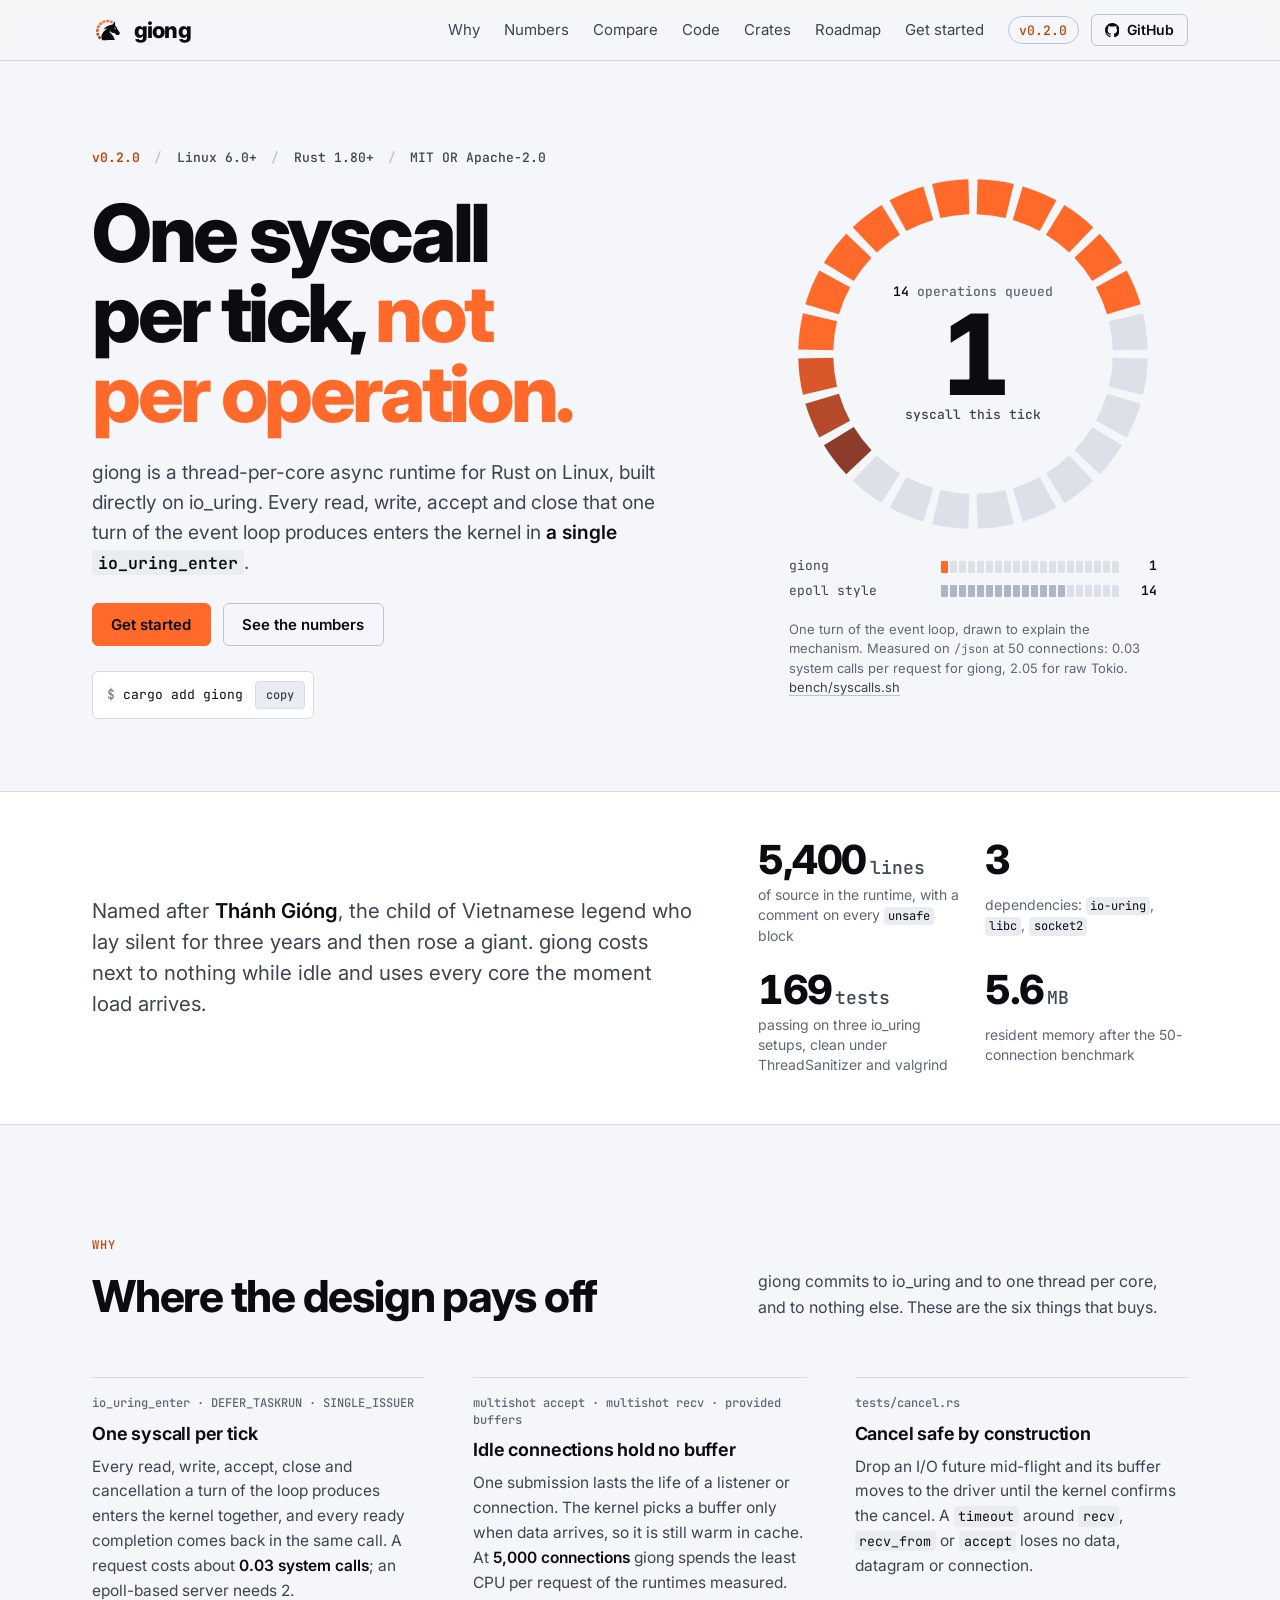
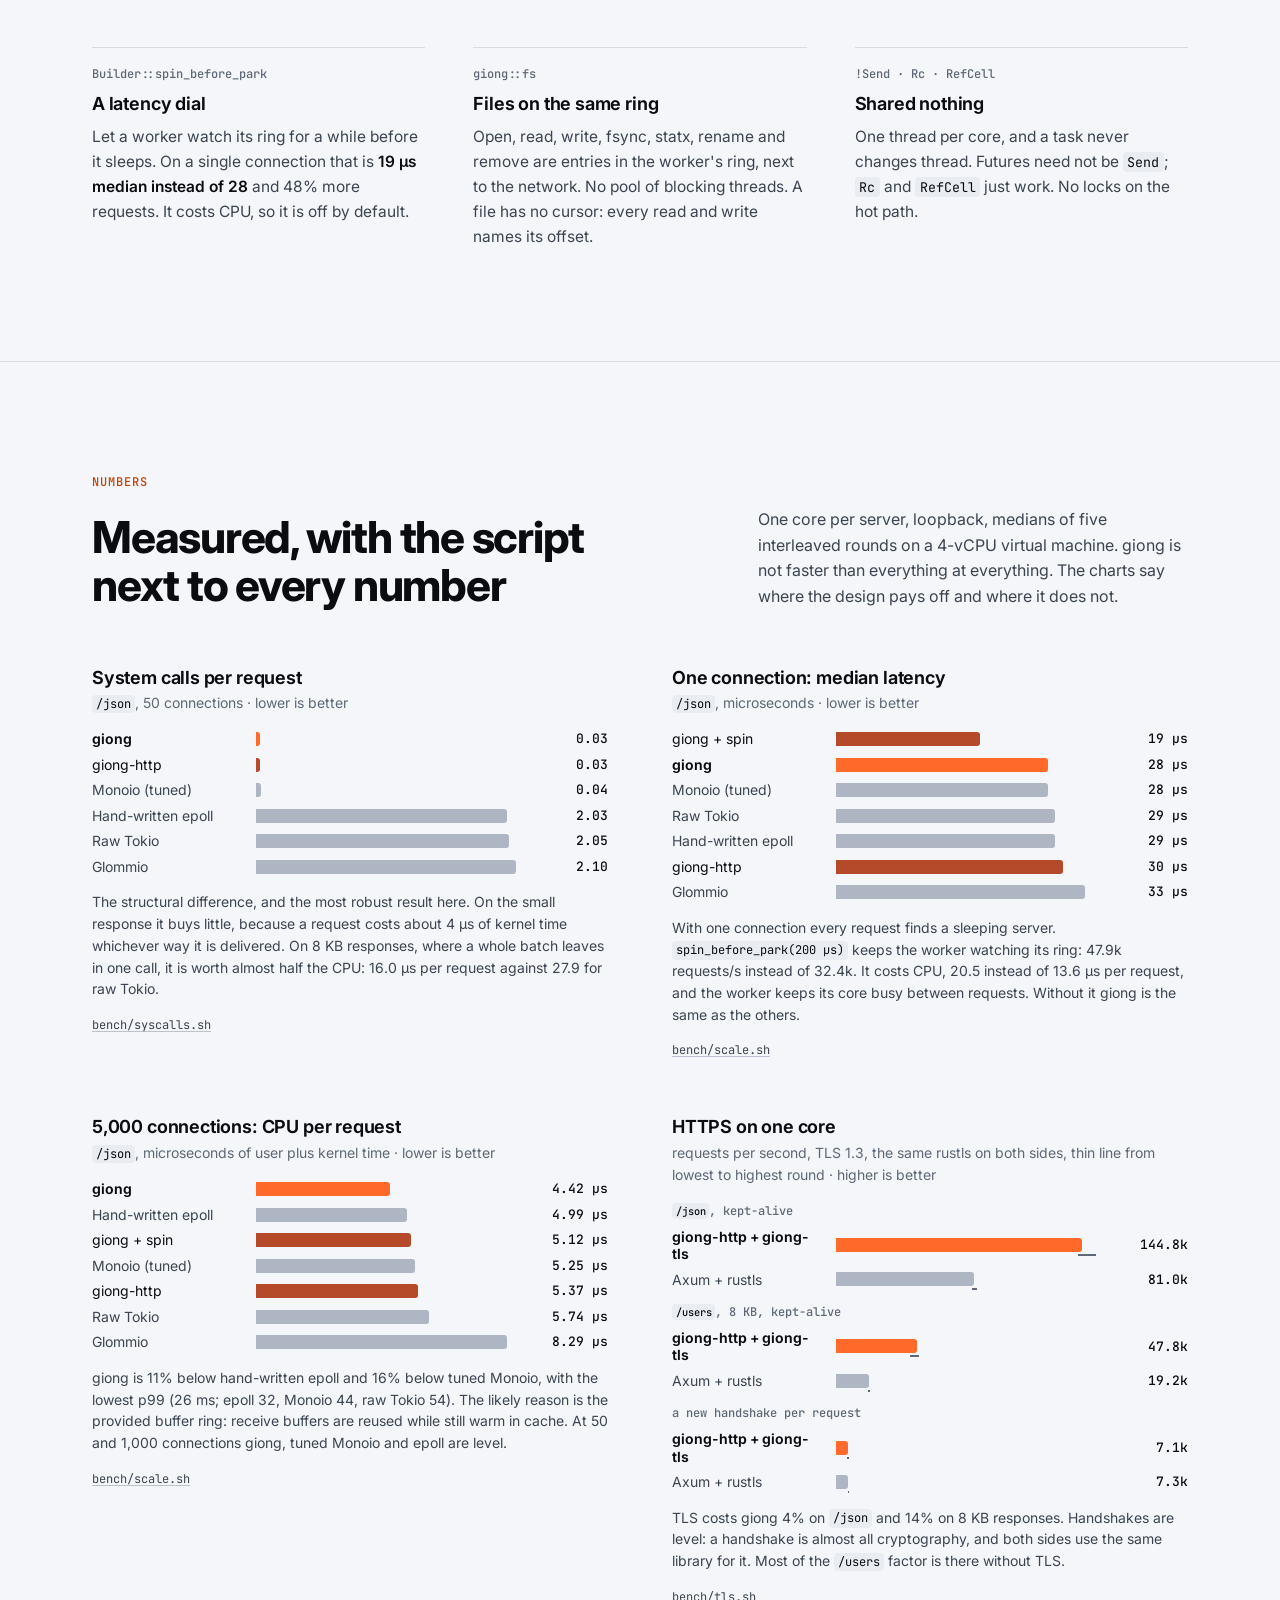
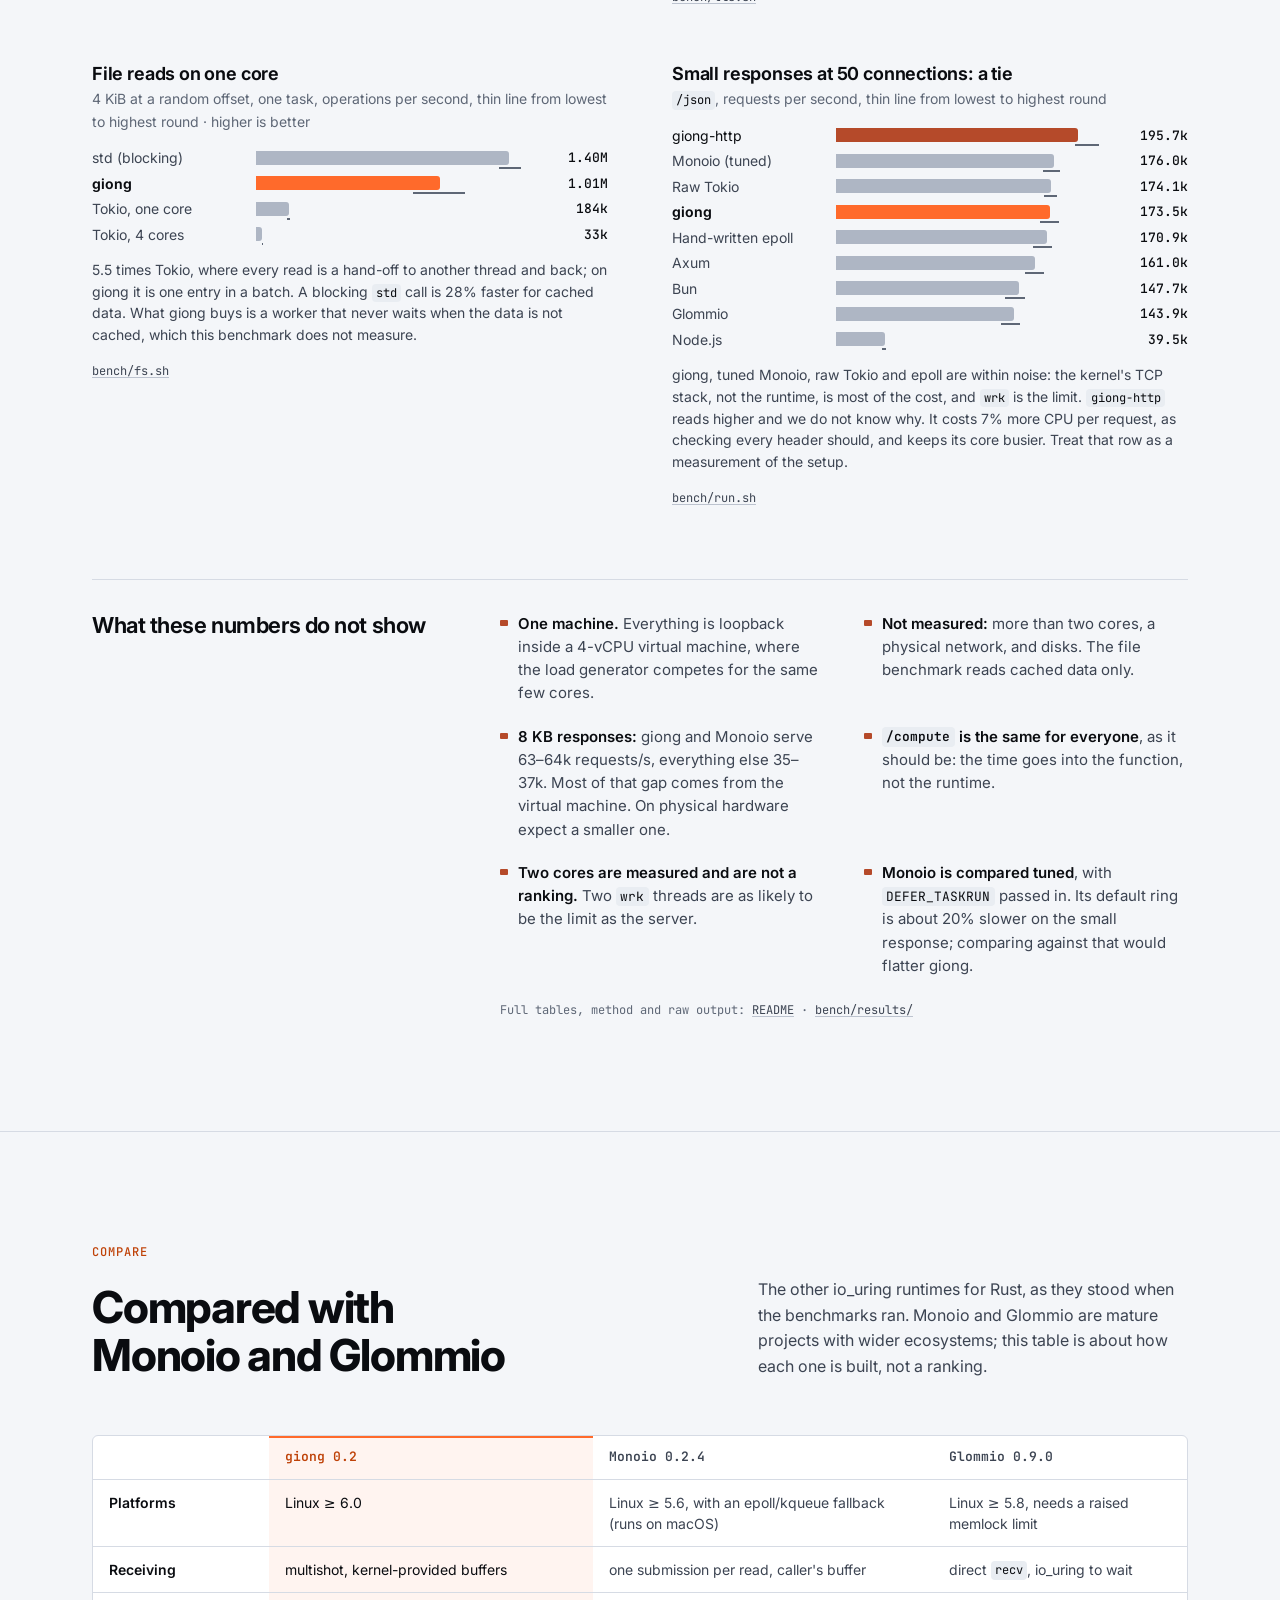
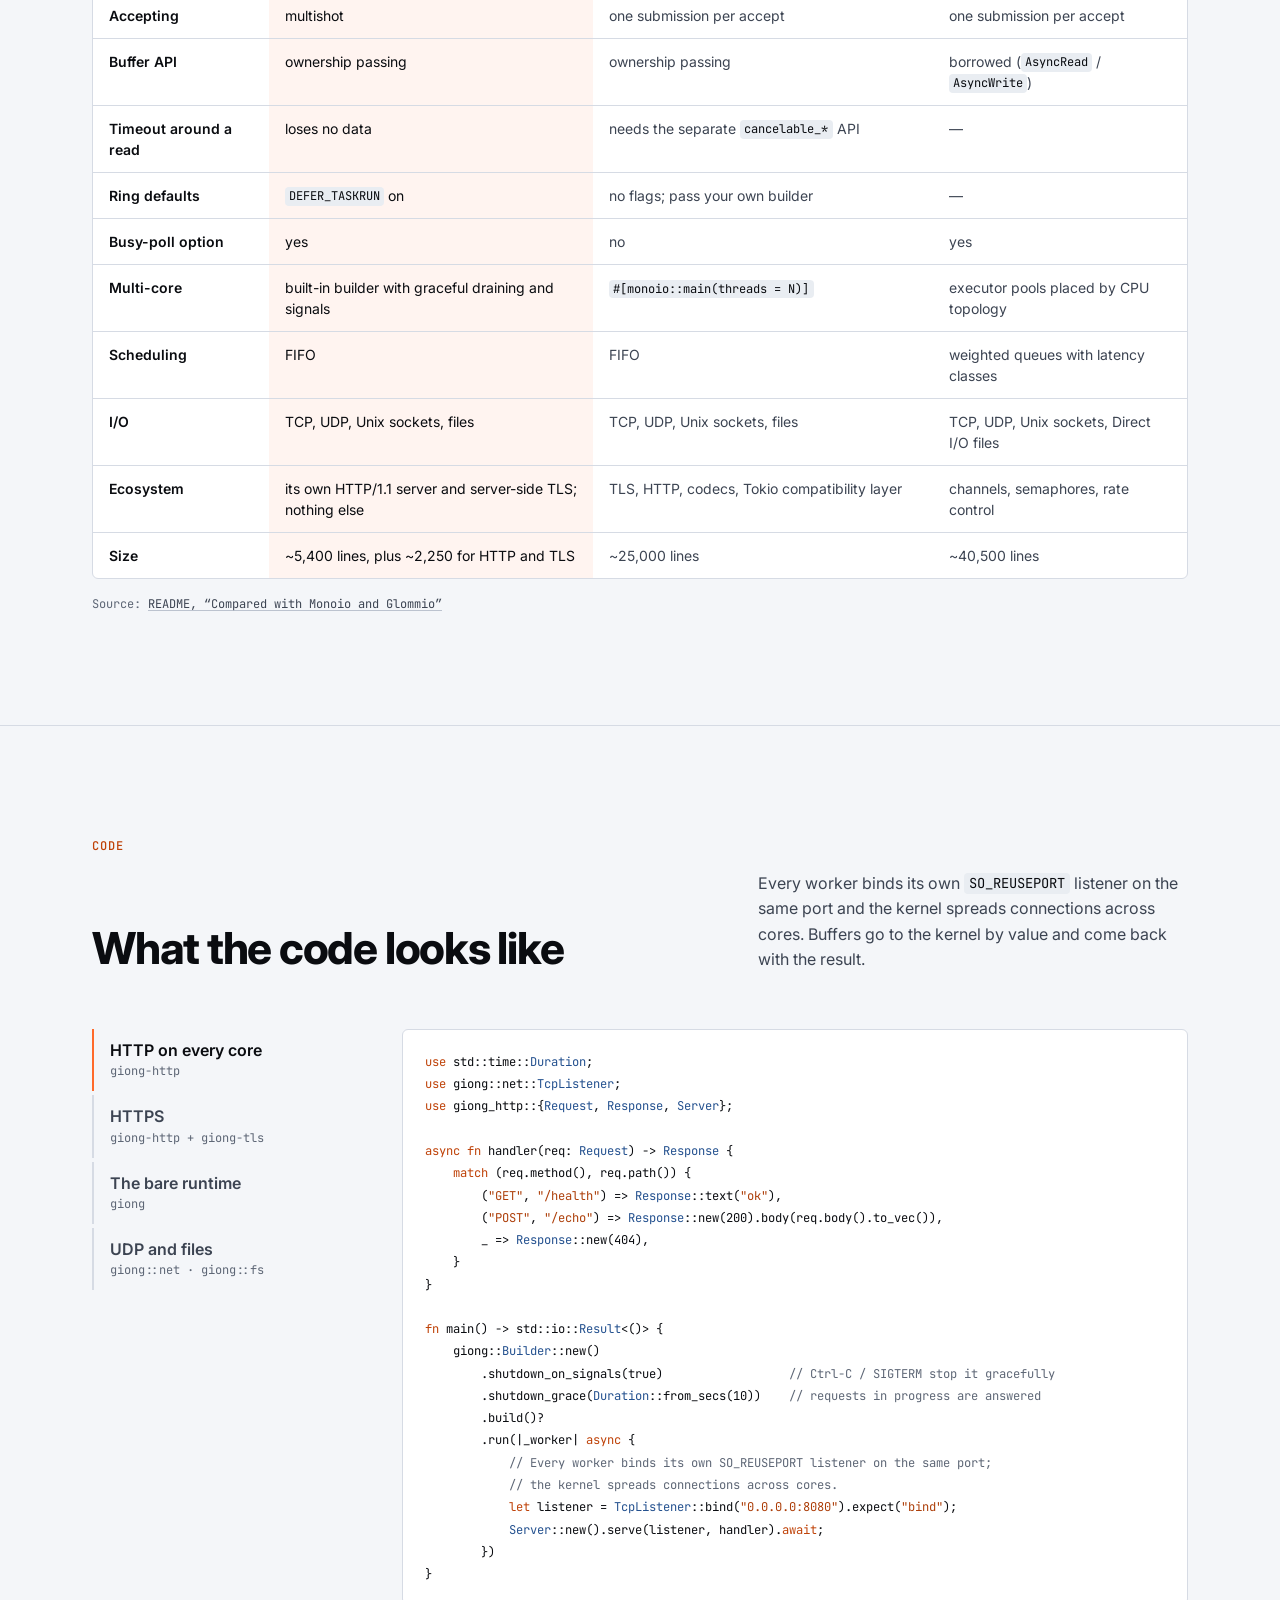
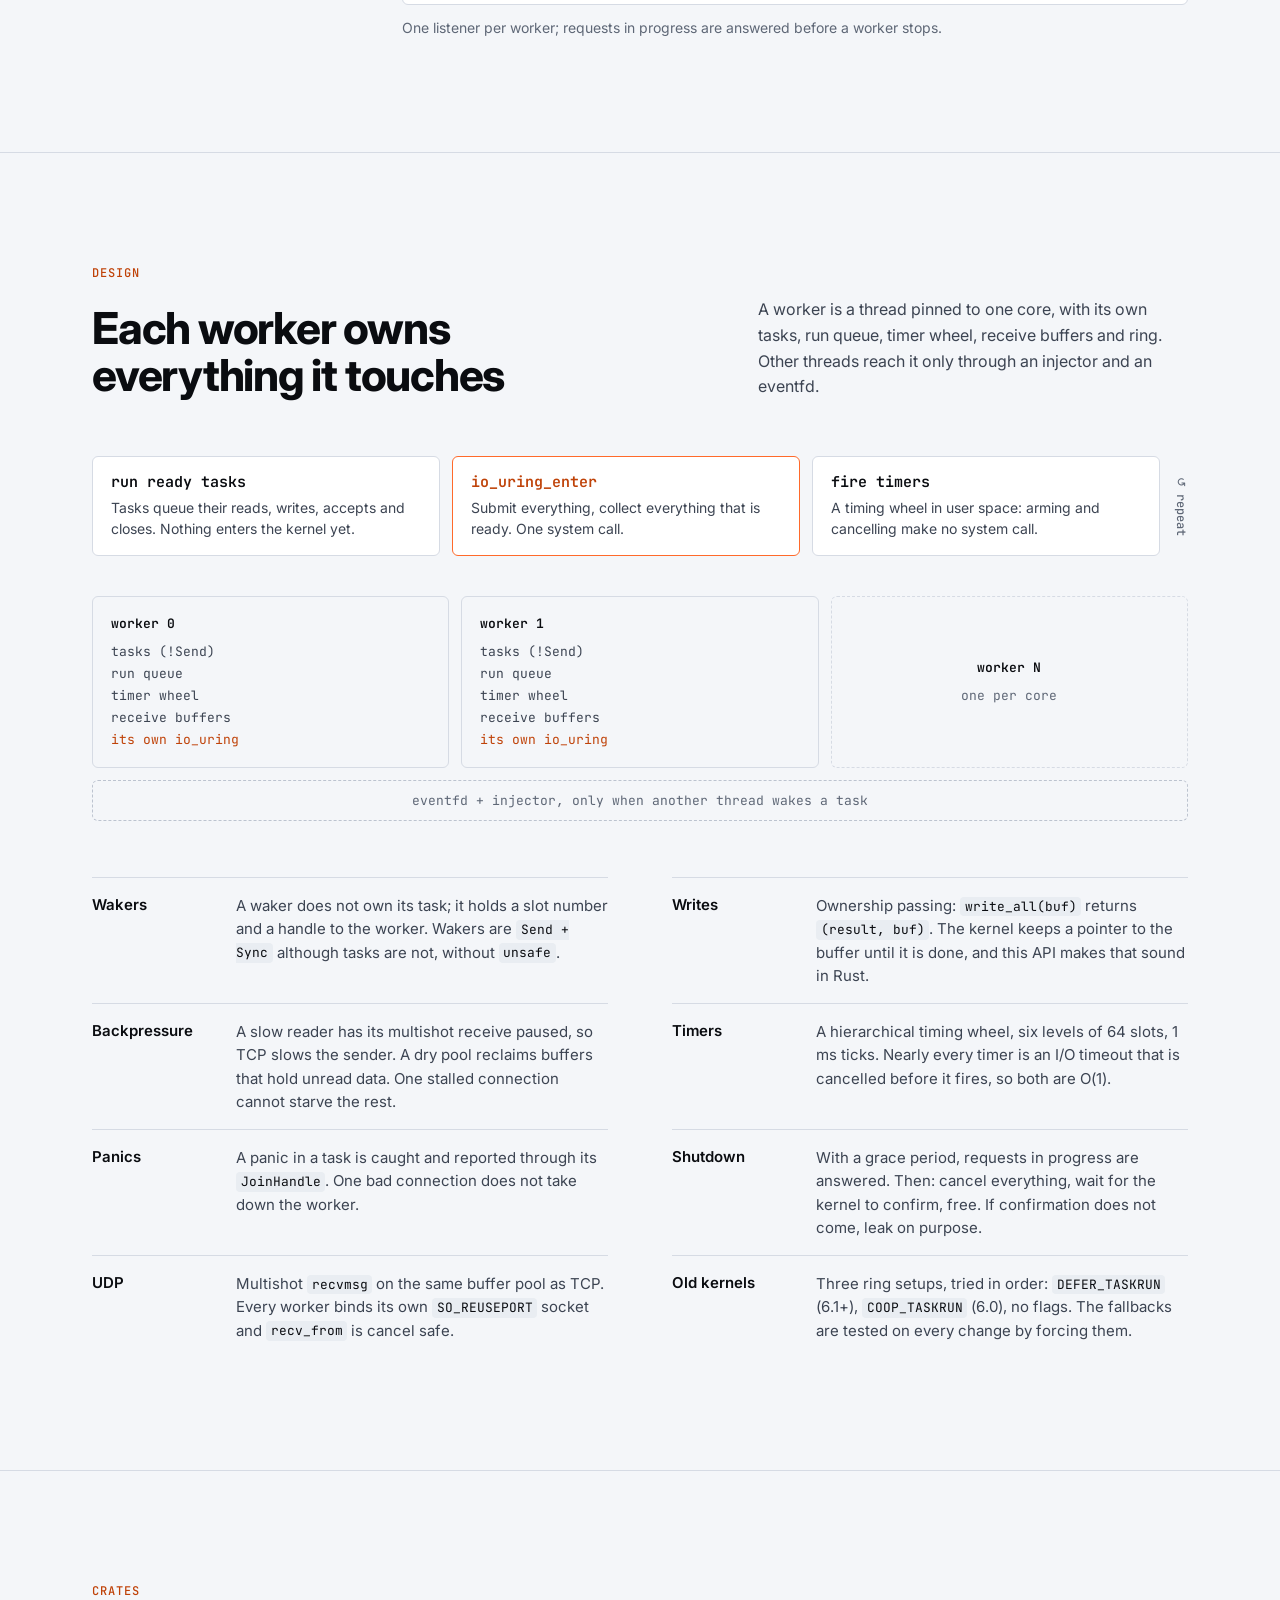
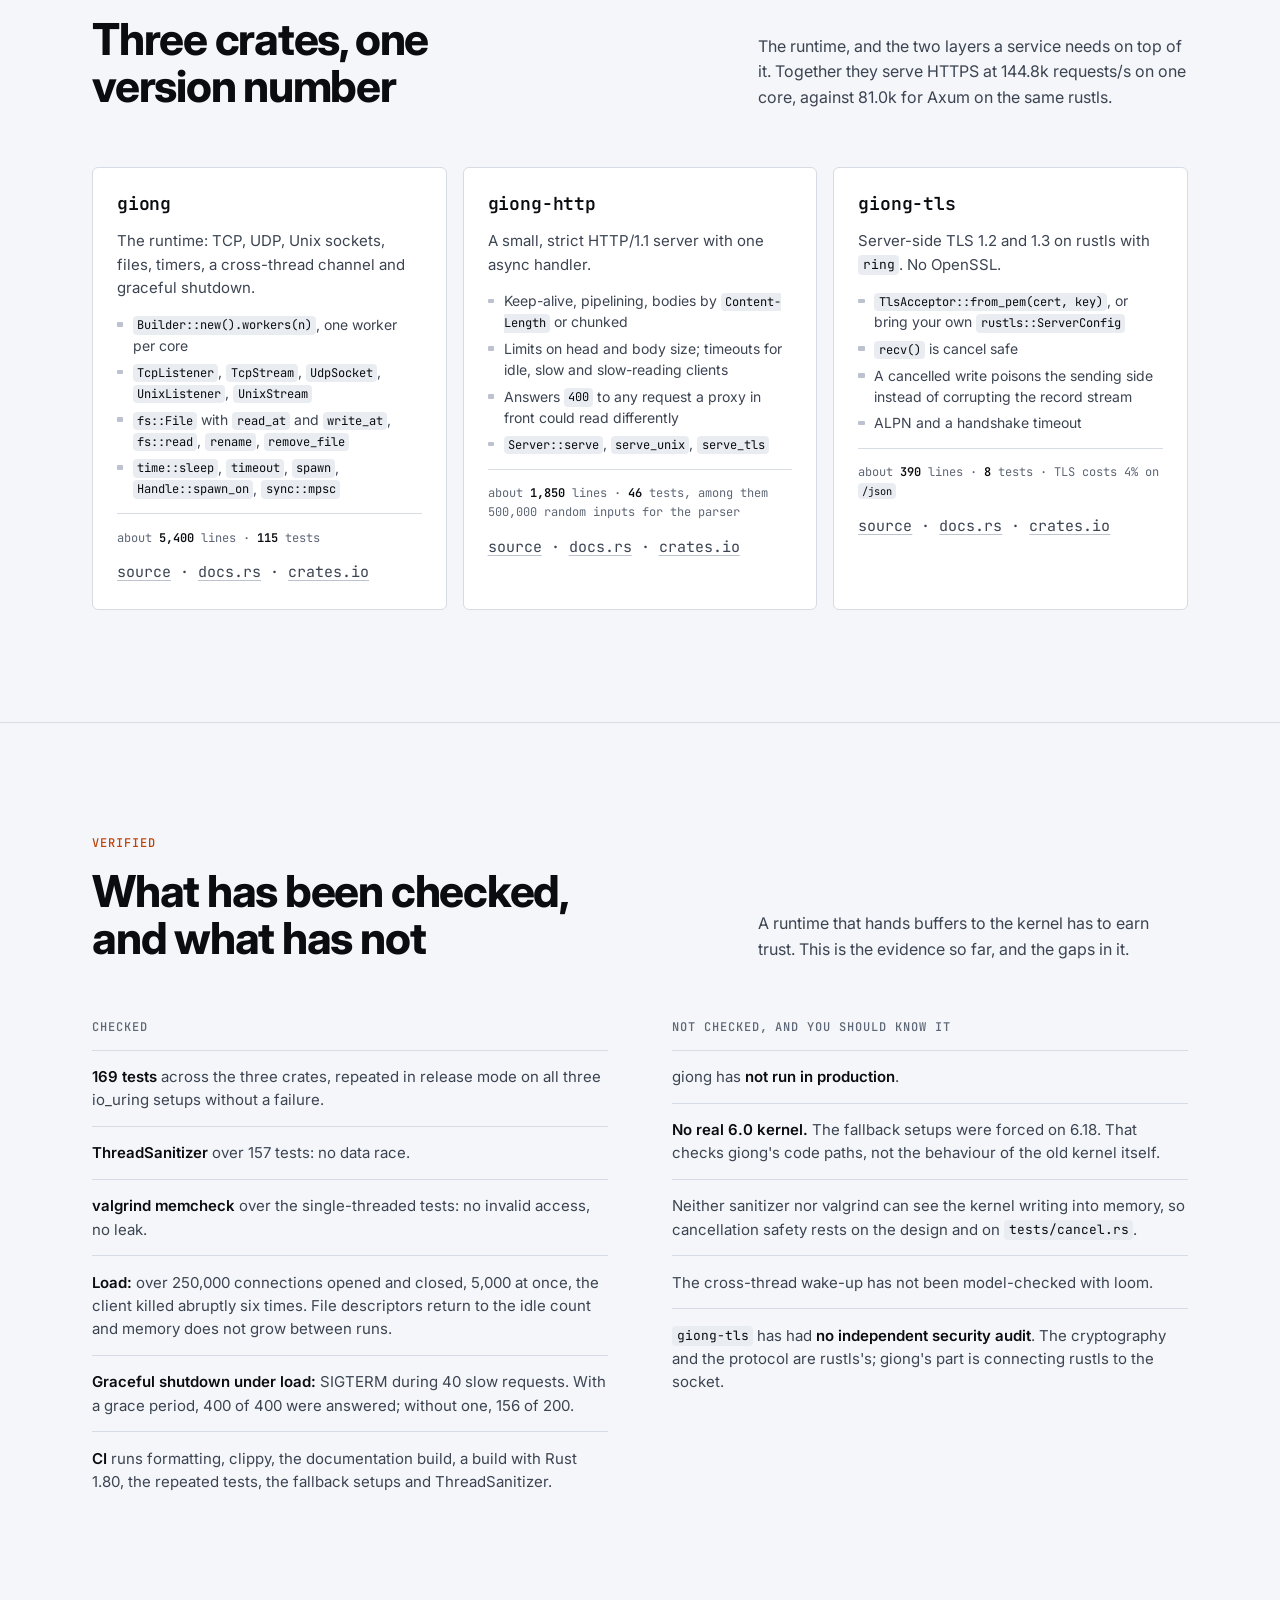
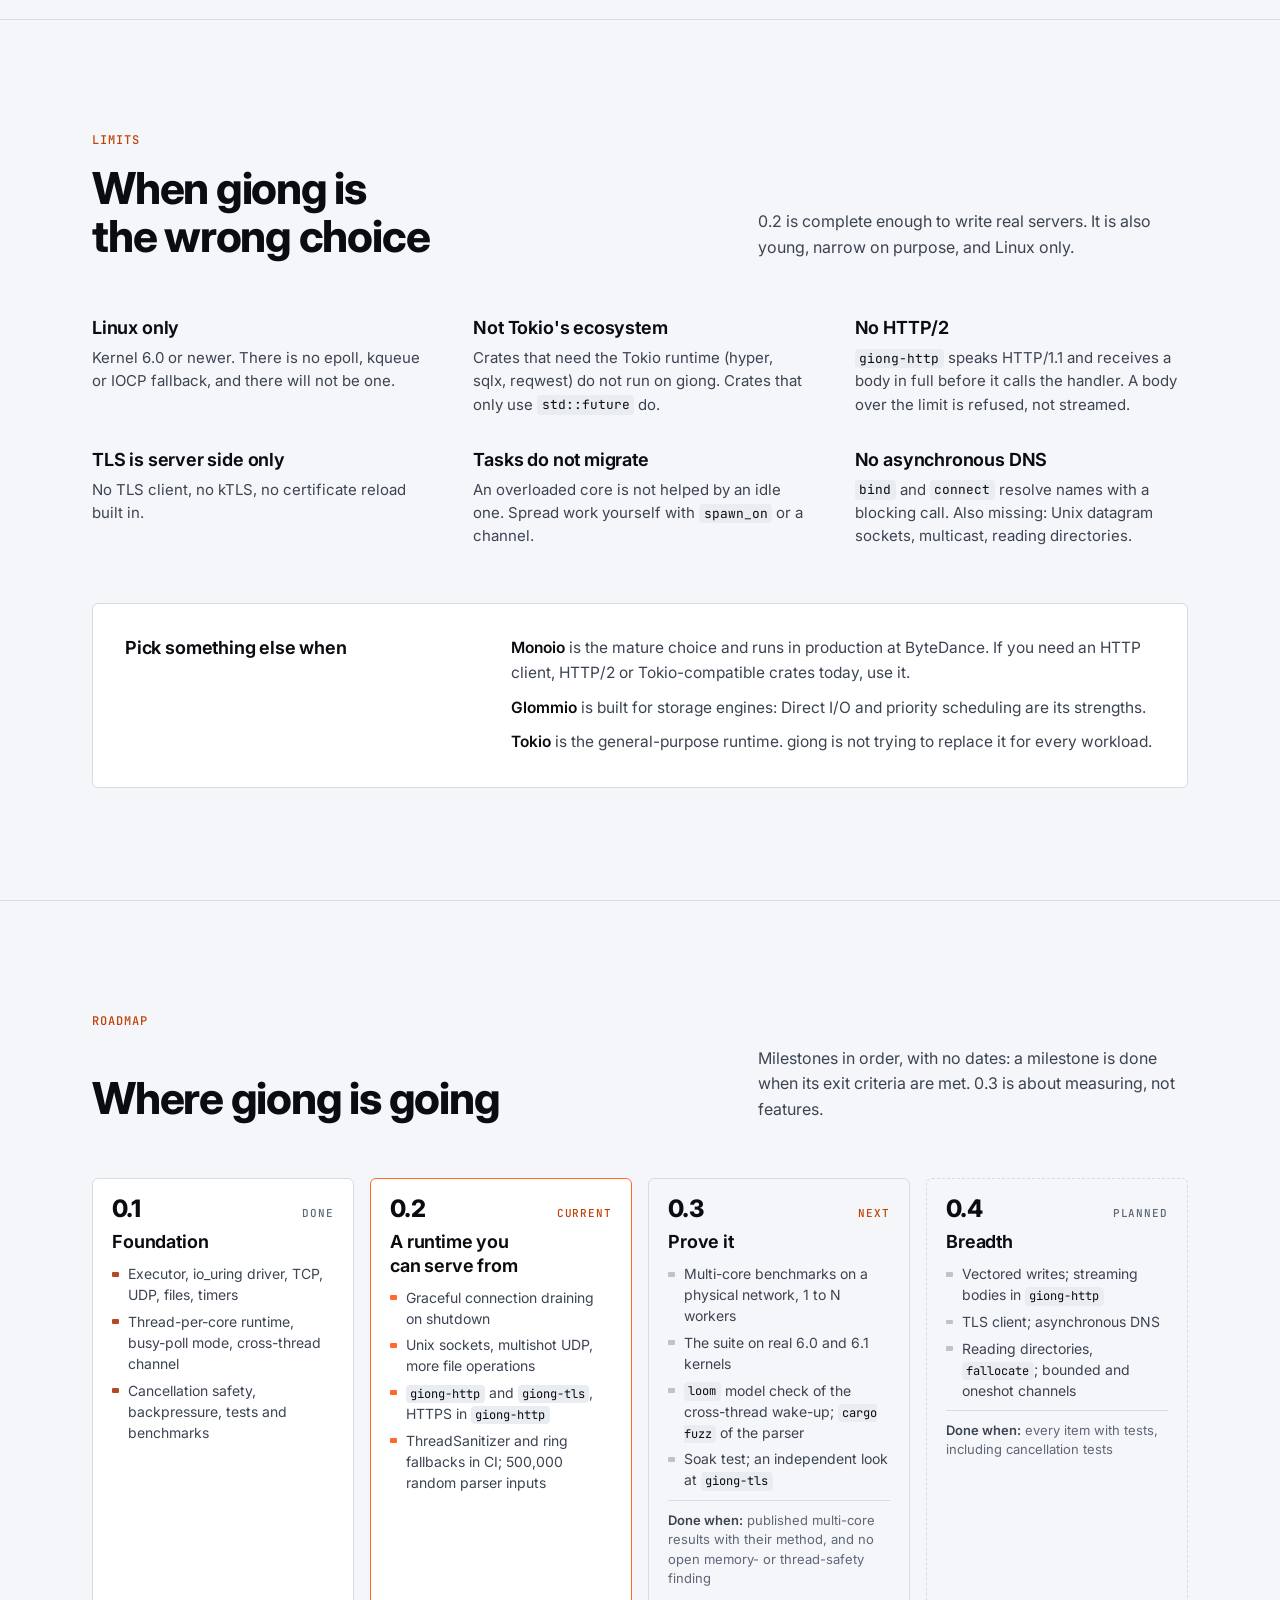
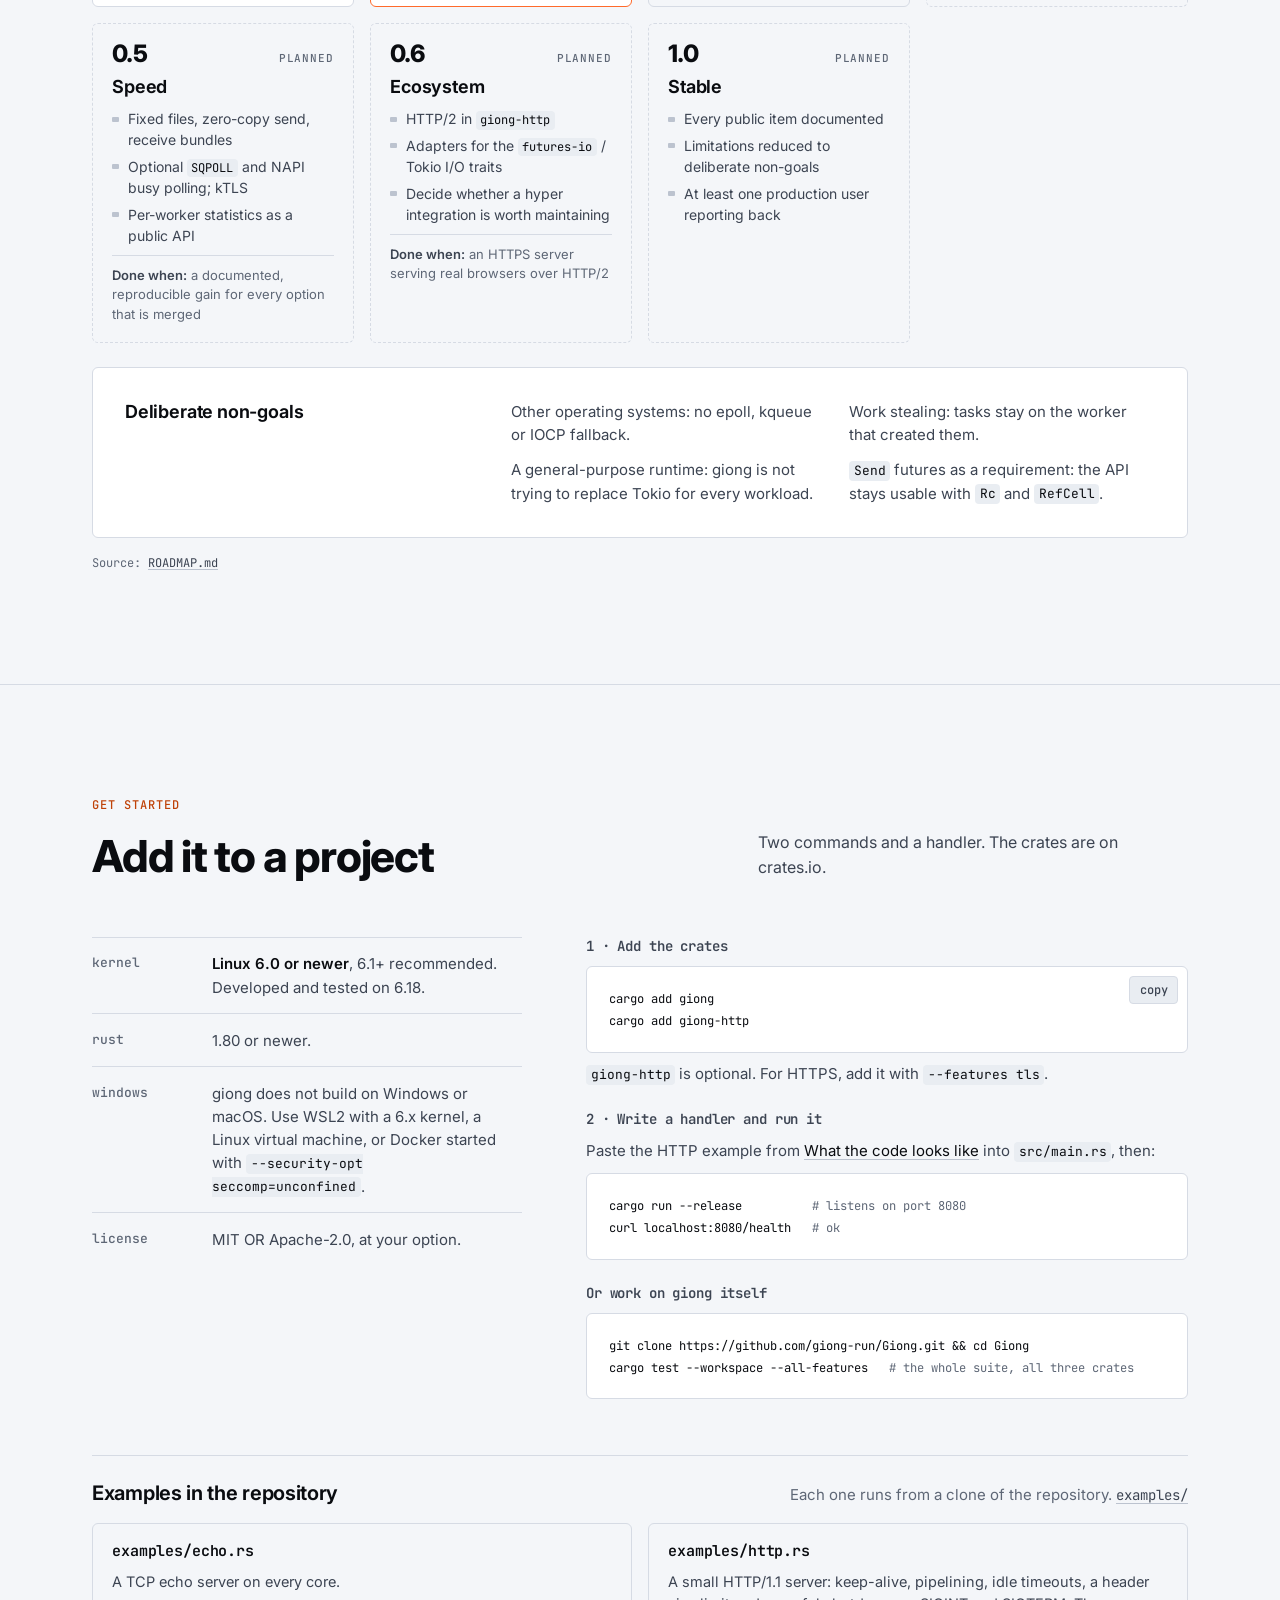
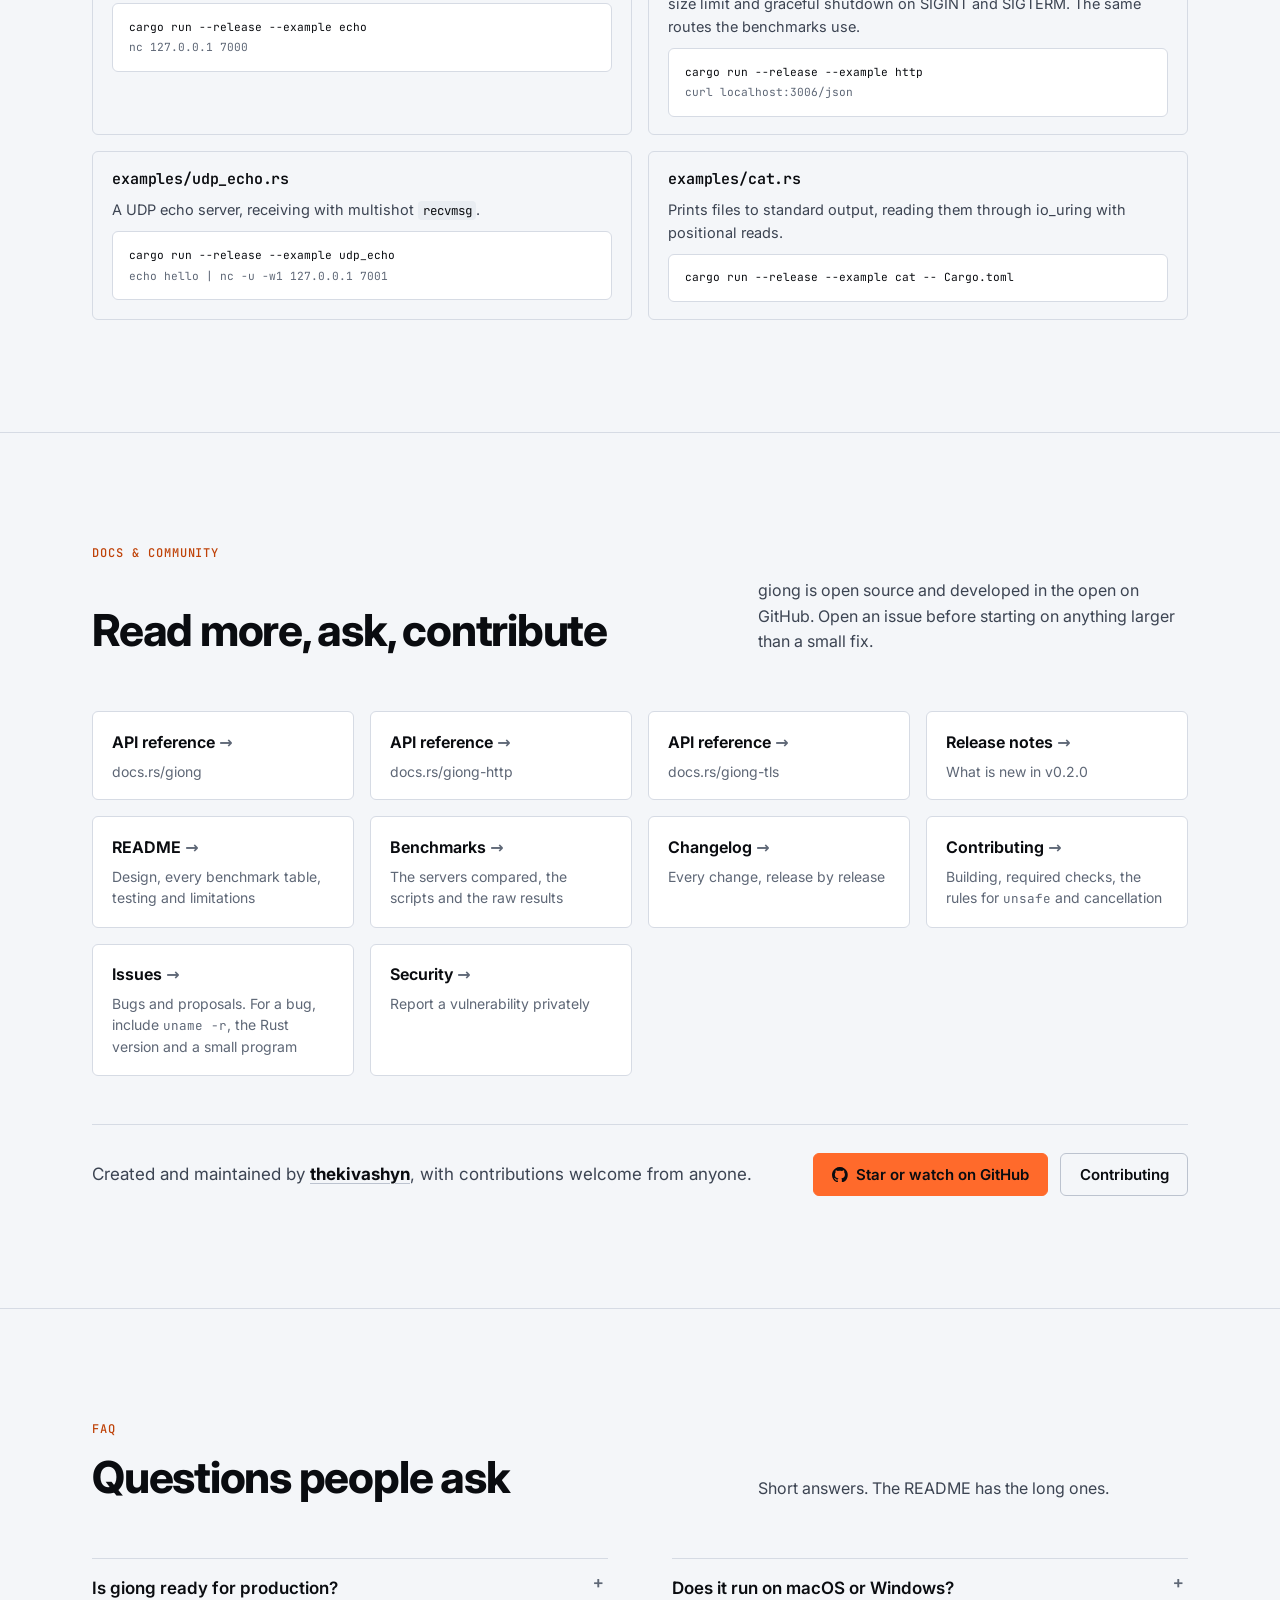
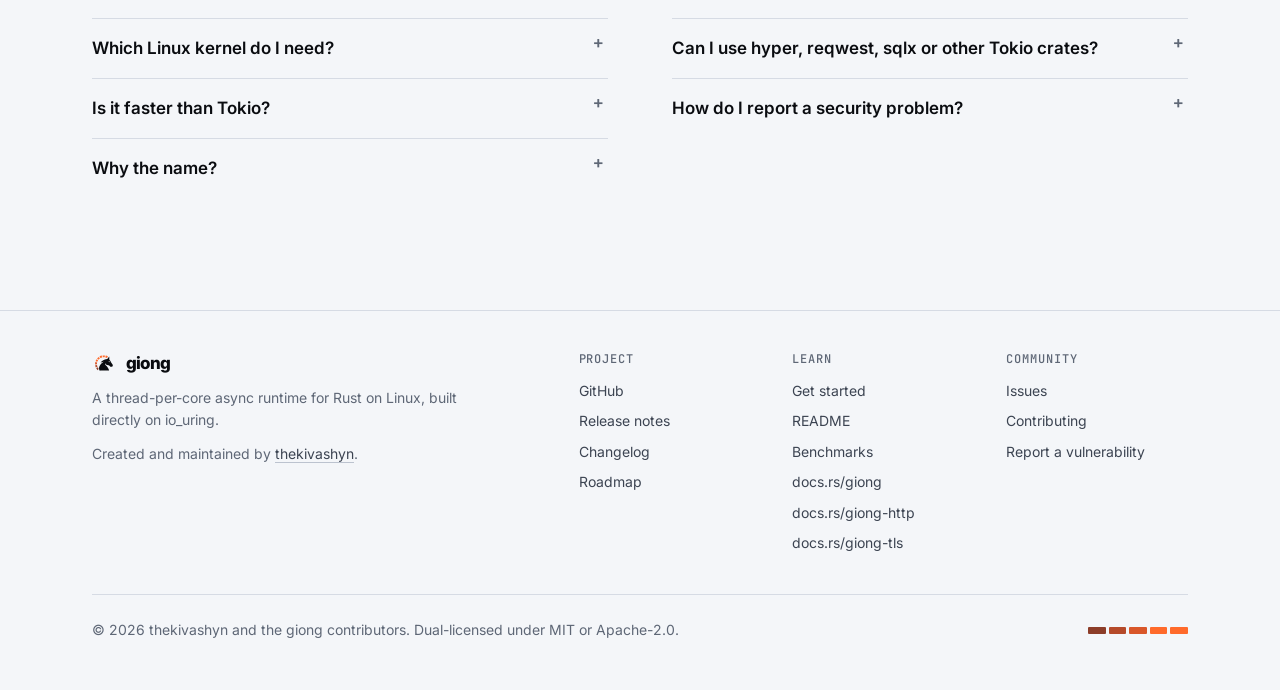
<file: site/public/index.html>
<!doctype html>
<html lang="en">
<head>
<meta charset="utf-8">
<meta name="viewport" content="width=device-width, initial-scale=1, viewport-fit=cover">
<title>giong: a thread-per-core async runtime for Linux on io_uring</title>
<meta name="description" content="giong is a thread-per-core async runtime for Rust on Linux, built directly on io_uring. One syscall per tick, not per operation. TCP, UDP, Unix sockets, files, HTTP/1.1 and TLS.">
<link rel="canonical" href="https://giong.run/">
<meta name="theme-color" content="#0A0C10" media="(prefers-color-scheme: dark)">
<meta name="theme-color" content="#F4F6F9" media="(prefers-color-scheme: light)">
<meta property="og:type" content="website">
<meta property="og:site_name" content="giong">
<meta property="og:title" content="giong: a thread-per-core async runtime for Linux on io_uring">
<meta property="og:description" content="giong is a thread-per-core async runtime for Rust on Linux, built directly on io_uring. One syscall per tick, not per operation. TCP, UDP, Unix sockets, files, HTTP/1.1 and TLS.">
<meta property="og:url" content="https://giong.run/">
<meta property="og:image" content="https://giong.run/assets/social-preview.png">
<meta property="og:image:width" content="1280">
<meta property="og:image:height" content="640">
<meta property="og:locale" content="en_US">
<meta property="og:image:alt" content="The giong logo: a segmented ember ring">
<meta name="twitter:card" content="summary_large_image">
<meta name="twitter:title" content="giong: a thread-per-core async runtime for Linux on io_uring">
<meta name="twitter:description" content="giong is a thread-per-core async runtime for Rust on Linux, built directly on io_uring. One syscall per tick, not per operation. TCP, UDP, Unix sockets, files, HTTP/1.1 and TLS.">
<meta name="twitter:image" content="https://giong.run/assets/social-preview.png">
<meta name="author" content="thekivashyn">
<meta name="keywords" content="io_uring, Rust, async runtime, thread-per-core, Linux, HTTP server, TLS, Monoio, Glommio, Tokio">
<link rel="author" href="https://github.com/thekivashyn">
<link rel="alternate" type="application/atom+xml" title="giong releases" href="https://github.com/giong-run/Giong/releases.atom">
<script type="application/ld+json">{"@context":"https://schema.org","@graph":[{"@type":"SoftwareSourceCode","name":"giong","description":"giong is a thread-per-core async runtime for Rust on Linux, built directly on io_uring. One syscall per tick, not per operation. TCP, UDP, Unix sockets, files, HTTP/1.1 and TLS.","url":"https://giong.run/","codeRepository":"https://github.com/giong-run/Giong","programmingLanguage":"Rust","runtimePlatform":"Linux 6.0+","version":"0.2.0","license":["https://opensource.org/licenses/MIT","https://www.apache.org/licenses/LICENSE-2.0"],"image":"https://giong.run/assets/social-preview.png","author":{"@type":"Person","name":"thekivashyn","url":"https://github.com/thekivashyn"},"maintainer":{"@type":"Person","name":"thekivashyn","url":"https://github.com/thekivashyn"},"keywords":"io_uring, async runtime, thread-per-core, Rust, Linux"},{"@type":"FAQPage","mainEntity":[{"@type":"Question","name":"Is giong ready for production?","acceptedAnswer":{"@type":"Answer","text":"Not yet. 0.2 is complete enough to write real servers and is tested hard (see what has been checked), but it has not run in production. 1.0 waits for, among other things, at least one production user reporting back."}},{"@type":"Question","name":"Does it run on macOS or Windows?","acceptedAnswer":{"@type":"Answer","text":"No. io_uring is a Linux interface and there is no fallback. On Windows use WSL2 with a 6.x kernel (uname -r; wsl --update if it is older); on macOS a Linux virtual machine. In Docker, start the container with --security-opt seccomp=unconfined: the default profile blocks io_uring."}},{"@type":"Question","name":"Which Linux kernel do I need?","acceptedAnswer":{"@type":"Answer","text":"6.0 or newer, 6.1 or newer recommended. giong tries three ring setups in order: DEFER_TASKRUN (6.1+), COOP_TASKRUN (6.0), then no flags."}},{"@type":"Question","name":"Can I use hyper, reqwest, sqlx or other Tokio crates?","acceptedAnswer":{"@type":"Answer","text":"Not crates that need the Tokio runtime. Crates that only use std::future work. Adapters for the futures-io and Tokio I/O traits are planned for 0.6."}},{"@type":"Question","name":"Is it faster than Tokio?","acceptedAnswer":{"@type":"Answer","text":"Sometimes, and the page says where. Small responses at 50 connections are a tie. giong makes about 0.03 system calls per request against 2.05, spends the least CPU per request at 5,000 connections, and reads files 5.5 times faster than Tokio on one core. Every number comes from one 4-vCPU virtual machine over loopback."}},{"@type":"Question","name":"How do I report a security problem?","acceptedAnswer":{"@type":"Answer","text":"Privately, through GitHub's vulnerability reporting, not in a public issue."}},{"@type":"Question","name":"Why the name?","acceptedAnswer":{"@type":"Answer","text":"After Thánh Gióng, the child of Vietnamese legend who lay silent for three years and then rose a giant: next to nothing while idle, every core the moment load arrives."}}]}]}</script>
<link rel="icon" href="assets/favicon.ico" sizes="any">
<link rel="icon" href="assets/giong-icon.svg" type="image/svg+xml">
<link rel="apple-touch-icon" href="assets/giong-icon-180.png">
<link rel="preload" href="fonts/inter-latin.woff2" as="font" type="font/woff2" crossorigin>
<link rel="stylesheet" href="styles.css">
<script>document.documentElement.classList.add("js")</script>
</head>
<body>
<a class="skip" href="#main">Skip to content</a>

<header class="nav">
  <div class="wrap nav-in">
    <a class="brand" href="#" aria-label="giong"><picture><source media="(prefers-color-scheme: light)" srcset="assets/giong-mark-light.svg"><img src="assets/giong-mark.svg" alt="" width="32" height="32"></picture><span>giong</span></a>
    <nav class="nav-links" aria-label="Sections"><a href="#why">Why</a><a href="#numbers">Numbers</a><a href="#compare">Compare</a><a href="#code">Code</a><a href="#crates">Crates</a><a href="#roadmap">Roadmap</a><a href="#start">Get started</a></nav>
    <div class="nav-side">
      <a class="ver" href="https://github.com/giong-run/Giong/releases/tag/v0.2.0" title="Release notes for v0.2.0">v0.2.0</a>
      <a class="btn btn-sm" href="https://github.com/giong-run/Giong"><svg viewBox="0 0 16 16" aria-hidden="true"><path d="M8 0C3.58 0 0 3.58 0 8c0 3.54 2.29 6.53 5.47 7.59.4.07.55-.17.55-.38 0-.19-.01-.82-.01-1.49-2.01.37-2.53-.49-2.69-.94-.09-.23-.48-.94-.82-1.13-.28-.15-.68-.52-.01-.53.63-.01 1.08.58 1.23.82.72 1.21 1.87.87 2.33.66.07-.52.28-.87.51-1.07-1.78-.2-3.64-.89-3.64-3.95 0-.87.31-1.59.82-2.15-.08-.2-.36-1.02.08-2.12 0 0 .67-.21 2.2.82.64-.18 1.32-.27 2-.27s1.36.09 2 .27c1.53-1.04 2.2-.82 2.2-.82.44 1.1.16 1.92.08 2.12.51.56.82 1.27.82 2.15 0 3.07-1.87 3.75-3.65 3.95.29.25.54.73.54 1.48 0 1.07-.01 1.93-.01 2.2 0 .21.15.46.55.38A8.01 8.01 0 0 0 16 8c0-4.42-3.58-8-8-8Z"/></svg><span>GitHub</span></a>
    </div>
  </div>
</header>

<main id="main">
<section class="hero">
  <div class="wrap hero-grid">
    <div class="hero-copy">
      <p class="status"><span><a href="https://github.com/giong-run/Giong/releases/tag/v0.2.0"><b>v0.2.0</b></a></span><span><a href="#start">Linux 6.0+</a></span><span>Rust 1.80+</span><span><a href="https://github.com/giong-run/Giong/blob/main/LICENSE-MIT">MIT</a>&nbsp;OR&nbsp;<a href="https://github.com/giong-run/Giong/blob/main/LICENSE-APACHE">Apache-2.0</a></span></p>
      <h1>One syscall per tick, <em>not per operation.</em></h1>
      <p class="lede">giong is a thread-per-core async runtime for Rust on Linux, built directly on io_uring. Every read, write, accept and close that one turn of the event loop produces enters the kernel in <strong>a single <code>io_uring_enter</code></strong>.</p>
      <div class="cta">
        <a class="btn btn-main" href="#start">Get started</a>
        <a class="btn" href="#numbers">See the numbers</a>
      </div>
      <div class="cmd"><code id="hero-cmd">cargo add giong</code><button class="copy" type="button" data-copy="hero-cmd" data-done="copied">copy</button></div>
    </div>

    <figure class="tick" id="tick" data-unit1="syscall this tick" data-unitn="syscalls this tick">
      <div class="tick-ring" role="img" aria-label="Illustration: the operations of one turn of the event loop enter the kernel in one system call.">
        <svg viewBox="0 0 400 400" aria-hidden="true"><path class="seg on a1" d="M62.2 330.8A190 190 0 0 1 38.0 299.3L70.4 279.4A152 152 0 0 0 89.7 304.6Z"/><path class="seg on a2" d="M33.0 290.7A190 190 0 0 1 17.8 254.0L54.3 243.2A152 152 0 0 0 66.4 272.5Z"/><path class="seg on a3" d="M15.2 244.4A190 190 0 0 1 10.1 205.0L48.1 204.0A152 152 0 0 0 52.2 235.5Z"/><path class="seg on" d="M10.1 195.0A190 190 0 0 1 15.2 155.6L52.2 164.5A152 152 0 0 0 48.1 196.0Z"/><path class="seg on" d="M17.8 146.0A190 190 0 0 1 33.0 109.3L66.4 127.5A152 152 0 0 0 54.3 156.8Z"/><path class="seg on" d="M38.0 100.7A190 190 0 0 1 62.2 69.2L89.7 95.4A152 152 0 0 0 70.4 120.6Z"/><path class="seg on" d="M69.2 62.2A190 190 0 0 1 100.7 38.0L120.6 70.4A152 152 0 0 0 95.4 89.7Z"/><path class="seg on" d="M109.3 33.0A190 190 0 0 1 146.0 17.8L156.8 54.3A152 152 0 0 0 127.5 66.4Z"/><path class="seg on" d="M155.6 15.2A190 190 0 0 1 195.0 10.1L196.0 48.1A152 152 0 0 0 164.5 52.2Z"/><path class="seg on" d="M205.0 10.1A190 190 0 0 1 244.4 15.2L235.5 52.2A152 152 0 0 0 204.0 48.1Z"/><path class="seg on" d="M254.0 17.8A190 190 0 0 1 290.7 33.0L272.5 66.4A152 152 0 0 0 243.2 54.3Z"/><path class="seg on" d="M299.3 38.0A190 190 0 0 1 330.8 62.2L304.6 89.7A152 152 0 0 0 279.4 70.4Z"/><path class="seg on" d="M337.8 69.2A190 190 0 0 1 362.0 100.7L329.6 120.6A152 152 0 0 0 310.3 95.4Z"/><path class="seg on" d="M367.0 109.3A190 190 0 0 1 382.2 146.0L345.7 156.8A152 152 0 0 0 333.6 127.5Z"/><path class="seg" d="M384.8 155.6A190 190 0 0 1 389.9 195.0L351.9 196.0A152 152 0 0 0 347.8 164.5Z"/><path class="seg" d="M389.9 205.0A190 190 0 0 1 384.8 244.4L347.8 235.5A152 152 0 0 0 351.9 204.0Z"/><path class="seg" d="M382.2 254.0A190 190 0 0 1 367.0 290.7L333.6 272.5A152 152 0 0 0 345.7 243.2Z"/><path class="seg" d="M362.0 299.3A190 190 0 0 1 337.8 330.8L310.3 304.6A152 152 0 0 0 329.6 279.4Z"/><path class="seg" d="M330.8 337.8A190 190 0 0 1 299.3 362.0L279.4 329.6A152 152 0 0 0 304.6 310.3Z"/><path class="seg" d="M290.7 367.0A190 190 0 0 1 254.0 382.2L243.2 345.7A152 152 0 0 0 272.5 333.6Z"/><path class="seg" d="M244.4 384.8A190 190 0 0 1 205.0 389.9L204.0 351.9A152 152 0 0 0 235.5 347.8Z"/><path class="seg" d="M195.0 389.9A190 190 0 0 1 155.6 384.8L164.5 347.8A152 152 0 0 0 196.0 351.9Z"/><path class="seg" d="M146.0 382.2A190 190 0 0 1 109.3 367.0L127.5 333.6A152 152 0 0 0 156.8 345.7Z"/><path class="seg" d="M100.7 362.0A190 190 0 0 1 69.2 337.8L95.4 310.3A152 152 0 0 0 120.6 329.6Z"/></svg>
        <div class="tick-core" aria-hidden="true">
          <span class="tick-ops"><b data-ops>14</b> operations queued</span>
          <span class="tick-num" data-sys>1</span>
          <span class="tick-unit" data-unit>syscall this tick</span>
        </div>
      </div>
      <div class="vs" aria-hidden="true">
        <div class="vs-row is-giong"><span>giong</span><span class="vs-marks" data-marks-giong><i class="on"></i><i></i><i></i><i></i><i></i><i></i><i></i><i></i><i></i><i></i><i></i><i></i><i></i><i></i><i></i><i></i><i></i><i></i><i></i><i></i></span><b data-n-giong>1</b></div>
        <div class="vs-row"><span>epoll style</span><span class="vs-marks" data-marks-epoll><i class="on"></i><i class="on"></i><i class="on"></i><i class="on"></i><i class="on"></i><i class="on"></i><i class="on"></i><i class="on"></i><i class="on"></i><i class="on"></i><i class="on"></i><i class="on"></i><i class="on"></i><i class="on"></i><i></i><i></i><i></i><i></i><i></i><i></i></span><b data-n-epoll>14</b></div>
      </div>
      <figcaption>One turn of the event loop, drawn to explain the mechanism. Measured on <code>/json</code> at 50 connections: 0.03 system calls per request for giong, 2.05 for raw Tokio. <a href="https://github.com/giong-run/Giong/blob/main/bench/syscalls.sh">bench/syscalls.sh</a></figcaption>
    </figure>
  </div>
</section>

<section class="legend">
  <div class="wrap legend-in">
    <p>Named after <strong>Thánh Gióng</strong>, the child of Vietnamese legend who lay silent for three years and then rose a giant. giong costs next to nothing while idle and uses every core the moment load arrives.</p>
    <dl class="idle"><div><dt>5,400<small>lines</small></dt><dd>of source in the runtime, with a comment on every <code>unsafe</code> block</dd></div><div><dt>3</dt><dd>dependencies: <code>io-uring</code>, <code>libc</code>, <code>socket2</code></dd></div><div><dt>169<small>tests</small></dt><dd>passing on three io_uring setups, clean under ThreadSanitizer and valgrind</dd></div><div><dt>5.6<small>MB</small></dt><dd>resident memory after the 50-connection benchmark</dd></div></dl>
  </div>
</section>

<section class="sec" id="why">
  <div class="wrap">
    <header class="sec-head"><p class="eyebrow">why</p><h2>Where the design pays off</h2><p class="sec-lede">giong commits to io_uring and to one thread per core, and to nothing else. These are the six things that buys.</p></header>
    <div class="pillars"><article class="pillar"><p class="tag">io_uring_enter · DEFER_TASKRUN · SINGLE_ISSUER</p><h3>One syscall per tick</h3><p>Every read, write, accept, close and cancellation a turn of the loop produces enters the kernel together, and every ready completion comes back in the same call. A request costs about <strong>0.03 system calls</strong>; an epoll-based server needs 2.</p></article><article class="pillar"><p class="tag">multishot accept · multishot recv · provided buffers</p><h3>Idle connections hold no buffer</h3><p>One submission lasts the life of a listener or connection. The kernel picks a buffer only when data arrives, so it is still warm in cache. At <strong>5,000 connections</strong> giong spends the least CPU per request of the runtimes measured.</p></article><article class="pillar"><p class="tag">tests/cancel.rs</p><h3>Cancel safe by construction</h3><p>Drop an I/O future mid-flight and its buffer moves to the driver until the kernel confirms the cancel. A <code>timeout</code> around <code>recv</code>, <code>recv_from</code> or <code>accept</code> loses no data, datagram or connection.</p></article><article class="pillar"><p class="tag">Builder::spin_before_park</p><h3>A latency dial</h3><p>Let a worker watch its ring for a while before it sleeps. On a single connection that is <strong>19 µs median instead of 28</strong> and 48% more requests. It costs CPU, so it is off by default.</p></article><article class="pillar"><p class="tag">giong::fs</p><h3>Files on the same ring</h3><p>Open, read, write, fsync, statx, rename and remove are entries in the worker's ring, next to the network. No pool of blocking threads. A file has no cursor: every read and write names its offset.</p></article><article class="pillar"><p class="tag">!Send · Rc · RefCell</p><h3>Shared nothing</h3><p>One thread per core, and a task never changes thread. Futures need not be <code>Send</code>; <code>Rc</code> and <code>RefCell</code> just work. No locks on the hot path.</p></article></div>
  </div>
</section>

<section class="sec" id="numbers">
  <div class="wrap">
    <header class="sec-head"><p class="eyebrow">numbers</p><h2>Measured, with the script next to every number</h2><p class="sec-lede">One core per server, loopback, medians of five interleaved rounds on a 4-vCPU virtual machine. giong is not faster than everything at everything. The charts say where the design pays off and where it does not.</p></header>
    <div class="charts"><figure class="chart"><figcaption class="chart-head"><h3>System calls per request</h3><p class="chart-sub"><code>/json</code>, 50 connections · lower is better</p></figcaption><ol class="bars"><li class="bar is-giong"><span class="bar-name">giong</span><span class="bar-track"><span class="bar-fill" style="--v:1.36"></span></span><span class="bar-val">0.03</span></li><li class="bar is-alt"><span class="bar-name">giong-http</span><span class="bar-track"><span class="bar-fill" style="--v:1.36"></span></span><span class="bar-val">0.03</span></li><li class="bar"><span class="bar-name">Monoio (tuned)</span><span class="bar-track"><span class="bar-fill" style="--v:1.82"></span></span><span class="bar-val">0.04</span></li><li class="bar"><span class="bar-name">Hand-written epoll</span><span class="bar-track"><span class="bar-fill" style="--v:92.27"></span></span><span class="bar-val">2.03</span></li><li class="bar"><span class="bar-name">Raw Tokio</span><span class="bar-track"><span class="bar-fill" style="--v:93.18"></span></span><span class="bar-val">2.05</span></li><li class="bar"><span class="bar-name">Glommio</span><span class="bar-track"><span class="bar-fill" style="--v:95.45"></span></span><span class="bar-val">2.10</span></li></ol><p class="chart-note">The structural difference, and the most robust result here. On the small response it buys little, because a request costs about 4 µs of kernel time whichever way it is delivered. On 8 KB responses, where a whole batch leaves in one call, it is worth almost half the CPU: 16.0 µs per request against 27.9 for raw Tokio.</p><p class="chart-src"><a href="https://github.com/giong-run/Giong/blob/main/bench/syscalls.sh">bench/syscalls.sh</a></p></figure><figure class="chart"><figcaption class="chart-head"><h3>One connection: median latency</h3><p class="chart-sub"><code>/json</code>, microseconds · lower is better</p></figcaption><ol class="bars"><li class="bar is-alt"><span class="bar-name">giong + spin</span><span class="bar-track"><span class="bar-fill" style="--v:52.78"></span></span><span class="bar-val">19 µs</span></li><li class="bar is-giong"><span class="bar-name">giong</span><span class="bar-track"><span class="bar-fill" style="--v:77.78"></span></span><span class="bar-val">28 µs</span></li><li class="bar"><span class="bar-name">Monoio (tuned)</span><span class="bar-track"><span class="bar-fill" style="--v:77.78"></span></span><span class="bar-val">28 µs</span></li><li class="bar"><span class="bar-name">Raw Tokio</span><span class="bar-track"><span class="bar-fill" style="--v:80.56"></span></span><span class="bar-val">29 µs</span></li><li class="bar"><span class="bar-name">Hand-written epoll</span><span class="bar-track"><span class="bar-fill" style="--v:80.56"></span></span><span class="bar-val">29 µs</span></li><li class="bar is-alt"><span class="bar-name">giong-http</span><span class="bar-track"><span class="bar-fill" style="--v:83.33"></span></span><span class="bar-val">30 µs</span></li><li class="bar"><span class="bar-name">Glommio</span><span class="bar-track"><span class="bar-fill" style="--v:91.67"></span></span><span class="bar-val">33 µs</span></li></ol><p class="chart-note">With one connection every request finds a sleeping server. <code>spin_before_park(200 µs)</code> keeps the worker watching its ring: 47.9k requests/s instead of 32.4k. It costs CPU, 20.5 instead of 13.6 µs per request, and the worker keeps its core busy between requests. Without it giong is the same as the others.</p><p class="chart-src"><a href="https://github.com/giong-run/Giong/blob/main/bench/scale.sh">bench/scale.sh</a></p></figure><figure class="chart"><figcaption class="chart-head"><h3>5,000 connections: CPU per request</h3><p class="chart-sub"><code>/json</code>, microseconds of user plus kernel time · lower is better</p></figcaption><ol class="bars"><li class="bar is-giong"><span class="bar-name">giong</span><span class="bar-track"><span class="bar-fill" style="--v:49.11"></span></span><span class="bar-val">4.42 µs</span></li><li class="bar"><span class="bar-name">Hand-written epoll</span><span class="bar-track"><span class="bar-fill" style="--v:55.44"></span></span><span class="bar-val">4.99 µs</span></li><li class="bar is-alt"><span class="bar-name">giong + spin</span><span class="bar-track"><span class="bar-fill" style="--v:56.89"></span></span><span class="bar-val">5.12 µs</span></li><li class="bar"><span class="bar-name">Monoio (tuned)</span><span class="bar-track"><span class="bar-fill" style="--v:58.33"></span></span><span class="bar-val">5.25 µs</span></li><li class="bar is-alt"><span class="bar-name">giong-http</span><span class="bar-track"><span class="bar-fill" style="--v:59.67"></span></span><span class="bar-val">5.37 µs</span></li><li class="bar"><span class="bar-name">Raw Tokio</span><span class="bar-track"><span class="bar-fill" style="--v:63.78"></span></span><span class="bar-val">5.74 µs</span></li><li class="bar"><span class="bar-name">Glommio</span><span class="bar-track"><span class="bar-fill" style="--v:92.11"></span></span><span class="bar-val">8.29 µs</span></li></ol><p class="chart-note">giong is 11% below hand-written epoll and 16% below tuned Monoio, with the lowest p99 (26 ms; epoll 32, Monoio 44, raw Tokio 54). The likely reason is the provided buffer ring: receive buffers are reused while still warm in cache. At 50 and 1,000 connections giong, tuned Monoio and epoll are level.</p><p class="chart-src"><a href="https://github.com/giong-run/Giong/blob/main/bench/scale.sh">bench/scale.sh</a></p></figure><figure class="chart"><figcaption class="chart-head"><h3>HTTPS on one core</h3><p class="chart-sub">requests per second, TLS 1.3, the same rustls on both sides, thin line from lowest to highest round · higher is better</p></figcaption><ol class="bars"><li class="bar-group"><code>/json</code>, kept-alive</li><li class="bar is-giong"><span class="bar-name">giong-http + giong-tls</span><span class="bar-track"><span class="bar-fill" style="--v:90.50"></span><span class="bar-range" style="--lo:88.94;--hi:95.56"></span></span><span class="bar-val">144.8k</span></li><li class="bar"><span class="bar-name">Axum + rustls</span><span class="bar-track"><span class="bar-fill" style="--v:50.62"></span><span class="bar-range" style="--lo:50.12;--hi:51.75"></span></span><span class="bar-val">81.0k</span></li><li class="bar-group"><code>/users</code>, 8 KB, kept-alive</li><li class="bar is-giong"><span class="bar-name">giong-http + giong-tls</span><span class="bar-track"><span class="bar-fill" style="--v:29.88"></span><span class="bar-range" style="--lo:27.12;--hi:30.50"></span></span><span class="bar-val">47.8k</span></li><li class="bar"><span class="bar-name">Axum + rustls</span><span class="bar-track"><span class="bar-fill" style="--v:12.00"></span><span class="bar-range" style="--lo:11.69;--hi:12.38"></span></span><span class="bar-val">19.2k</span></li><li class="bar-group">a new handshake per request</li><li class="bar is-giong"><span class="bar-name">giong-http + giong-tls</span><span class="bar-track"><span class="bar-fill" style="--v:4.44"></span><span class="bar-range" style="--lo:4.19;--hi:4.69"></span></span><span class="bar-val">7.1k</span></li><li class="bar"><span class="bar-name">Axum + rustls</span><span class="bar-track"><span class="bar-fill" style="--v:4.56"></span><span class="bar-range" style="--lo:4.31;--hi:4.75"></span></span><span class="bar-val">7.3k</span></li></ol><p class="chart-note">TLS costs giong 4% on <code>/json</code> and 14% on 8 KB responses. Handshakes are level: a handshake is almost all cryptography, and both sides use the same library for it. Most of the <code>/users</code> factor is there without TLS.</p><p class="chart-src"><a href="https://github.com/giong-run/Giong/blob/main/bench/tls.sh">bench/tls.sh</a></p></figure><figure class="chart"><figcaption class="chart-head"><h3>File reads on one core</h3><p class="chart-sub">4 KiB at a random offset, one task, operations per second, thin line from lowest to highest round · higher is better</p></figcaption><ol class="bars"><li class="bar"><span class="bar-name">std (blocking)</span><span class="bar-track"><span class="bar-fill" style="--v:93.00"></span><span class="bar-range" style="--lo:89.47;--hi:97.60"></span></span><span class="bar-val">1.40M</span></li><li class="bar is-giong"><span class="bar-name">giong</span><span class="bar-track"><span class="bar-fill" style="--v:67.60"></span><span class="bar-range" style="--lo:57.87;--hi:76.87"></span></span><span class="bar-val">1.01M</span></li><li class="bar"><span class="bar-name">Tokio, one core</span><span class="bar-track"><span class="bar-fill" style="--v:12.27"></span><span class="bar-range" style="--lo:11.40;--hi:12.53"></span></span><span class="bar-val">184k</span></li><li class="bar"><span class="bar-name">Tokio, 4 cores</span><span class="bar-track"><span class="bar-fill" style="--v:2.20"></span><span class="bar-range" style="--lo:2.13;--hi:2.27"></span></span><span class="bar-val">33k</span></li></ol><p class="chart-note">5.5 times Tokio, where every read is a hand-off to another thread and back; on giong it is one entry in a batch. A blocking <code>std</code> call is 28% faster for cached data. What giong buys is a worker that never waits when the data is not cached, which this benchmark does not measure.</p><p class="chart-src"><a href="https://github.com/giong-run/Giong/blob/main/bench/fs.sh">bench/fs.sh</a></p></figure><figure class="chart"><figcaption class="chart-head"><h3>Small responses at 50 connections: a tie</h3><p class="chart-sub"><code>/json</code>, requests per second, thin line from lowest to highest round</p></figcaption><ol class="bars"><li class="bar is-alt"><span class="bar-name">giong-http</span><span class="bar-track"><span class="bar-fill" style="--v:88.95"></span><span class="bar-range" style="--lo:87.86;--hi:96.64"></span></span><span class="bar-val">195.7k</span></li><li class="bar"><span class="bar-name">Monoio (tuned)</span><span class="bar-track"><span class="bar-fill" style="--v:80.00"></span><span class="bar-range" style="--lo:76.00;--hi:82.50"></span></span><span class="bar-val">176.0k</span></li><li class="bar"><span class="bar-name">Raw Tokio</span><span class="bar-track"><span class="bar-fill" style="--v:79.14"></span><span class="bar-range" style="--lo:76.59;--hi:81.23"></span></span><span class="bar-val">174.1k</span></li><li class="bar is-giong"><span class="bar-name">giong</span><span class="bar-track"><span class="bar-fill" style="--v:78.86"></span><span class="bar-range" style="--lo:75.00;--hi:82.00"></span></span><span class="bar-val">173.5k</span></li><li class="bar"><span class="bar-name">Hand-written epoll</span><span class="bar-track"><span class="bar-fill" style="--v:77.68"></span><span class="bar-range" style="--lo:72.27;--hi:79.36"></span></span><span class="bar-val">170.9k</span></li><li class="bar"><span class="bar-name">Axum</span><span class="bar-track"><span class="bar-fill" style="--v:73.18"></span><span class="bar-range" style="--lo:69.64;--hi:76.32"></span></span><span class="bar-val">161.0k</span></li><li class="bar"><span class="bar-name">Bun</span><span class="bar-track"><span class="bar-fill" style="--v:67.14"></span><span class="bar-range" style="--lo:62.14;--hi:69.59"></span></span><span class="bar-val">147.7k</span></li><li class="bar"><span class="bar-name">Glommio</span><span class="bar-track"><span class="bar-fill" style="--v:65.41"></span><span class="bar-range" style="--lo:60.64;--hi:67.73"></span></span><span class="bar-val">143.9k</span></li><li class="bar"><span class="bar-name">Node.js</span><span class="bar-track"><span class="bar-fill" style="--v:17.95"></span><span class="bar-range" style="--lo:17.09;--hi:18.55"></span></span><span class="bar-val">39.5k</span></li></ol><p class="chart-note">giong, tuned Monoio, raw Tokio and epoll are within noise: the kernel's TCP stack, not the runtime, is most of the cost, and <code>wrk</code> is the limit. <code>giong-http</code> reads higher and we do not know why. It costs 7% more CPU per request, as checking every header should, and keeps its core busier. Treat that row as a measurement of the setup.</p><p class="chart-src"><a href="https://github.com/giong-run/Giong/blob/main/bench/run.sh">bench/run.sh</a></p></figure></div>
    <div class="caveats">
      <h3>What these numbers do not show</h3>
      <div>
        <ul><li><strong>One machine.</strong> Everything is loopback inside a 4-vCPU virtual machine, where the load generator competes for the same few cores.</li><li><strong>Not measured:</strong> more than two cores, a physical network, and disks. The file benchmark reads cached data only.</li><li><strong>8 KB responses:</strong> giong and Monoio serve 63–64k requests/s, everything else 35–37k. Most of that gap comes from the virtual machine. On physical hardware expect a smaller one.</li><li><strong><code>/compute</code> is the same for everyone</strong>, as it should be: the time goes into the function, not the runtime.</li><li><strong>Two cores are measured and are not a ranking.</strong> Two <code>wrk</code> threads are as likely to be the limit as the server.</li><li><strong>Monoio is compared tuned</strong>, with <code>DEFER_TASKRUN</code> passed in. Its default ring is about 20% slower on the small response; comparing against that would flatter giong.</li></ul>
        <p class="chart-src" style="margin-top:1.5rem">Full tables, method and raw output: <a href="https://github.com/giong-run/Giong#benchmarks">README</a> · <a href="https://github.com/giong-run/Giong/tree/main/bench/results">bench/results/</a></p>
      </div>
    </div>
  </div>
</section>

<section class="sec" id="compare">
  <div class="wrap">
    <header class="sec-head"><p class="eyebrow">compare</p><h2>Compared with Monoio and Glommio</h2><p class="sec-lede">The other io_uring runtimes for Rust, as they stood when the benchmarks ran. Monoio and Glommio are mature projects with wider ecosystems; this table is about how each one is built, not a ranking.</p></header>
    <div class="table-scroll" tabindex="0" role="region" aria-label="Compared with Monoio and Glommio">
      <table class="cmp"><thead><tr><th scope="col"></th><th scope="col" class=is-giong>giong 0.2</th><th scope="col">Monoio 0.2.4</th><th scope="col">Glommio 0.9.0</th></tr></thead><tbody><tr><th scope="row">Platforms</th><td class=is-giong>Linux ≥ 6.0</td><td>Linux ≥ 5.6, with an epoll/kqueue fallback (runs on macOS)</td><td>Linux ≥ 5.8, needs a raised memlock limit</td></tr><tr><th scope="row">Receiving</th><td class=is-giong>multishot, kernel-provided buffers</td><td>one submission per read, caller's buffer</td><td>direct <code>recv</code>, io_uring to wait</td></tr><tr><th scope="row">Accepting</th><td class=is-giong>multishot</td><td>one submission per accept</td><td>one submission per accept</td></tr><tr><th scope="row">Buffer API</th><td class=is-giong>ownership passing</td><td>ownership passing</td><td>borrowed (<code>AsyncRead</code> / <code>AsyncWrite</code>)</td></tr><tr><th scope="row">Timeout around a read</th><td class=is-giong>loses no data</td><td>needs the separate <code>cancelable_*</code> API</td><td>—</td></tr><tr><th scope="row">Ring defaults</th><td class=is-giong><code>DEFER_TASKRUN</code> on</td><td>no flags; pass your own builder</td><td>—</td></tr><tr><th scope="row">Busy-poll option</th><td class=is-giong>yes</td><td>no</td><td>yes</td></tr><tr><th scope="row">Multi-core</th><td class=is-giong>built-in builder with graceful draining and signals</td><td><code>#[monoio::main(threads = N)]</code></td><td>executor pools placed by CPU topology</td></tr><tr><th scope="row">Scheduling</th><td class=is-giong>FIFO</td><td>FIFO</td><td>weighted queues with latency classes</td></tr><tr><th scope="row">I/O</th><td class=is-giong>TCP, UDP, Unix sockets, files</td><td>TCP, UDP, Unix sockets, files</td><td>TCP, UDP, Unix sockets, Direct I/O files</td></tr><tr><th scope="row">Ecosystem</th><td class=is-giong>its own HTTP/1.1 server and server-side TLS; nothing else</td><td>TLS, HTTP, codecs, Tokio compatibility layer</td><td>channels, semaphores, rate control</td></tr><tr><th scope="row">Size</th><td class=is-giong>~5,400 lines, plus ~2,250 for HTTP and TLS</td><td>~25,000 lines</td><td>~40,500 lines</td></tr></tbody></table>
    </div>
    <p class="chart-src" style="margin-top:1rem">Source: <a href="https://github.com/giong-run/Giong#compared-with-monoio-and-glommio">README, “Compared with Monoio and Glommio”</a></p>
  </div>
</section>

<section class="sec" id="code">
  <div class="wrap">
    <header class="sec-head"><p class="eyebrow">code</p><h2>What the code looks like</h2><p class="sec-lede">Every worker binds its own <code>SO_REUSEPORT</code> listener on the same port and the kernel spreads connections across cores. Buffers go to the kernel by value and come back with the result.</p></header>
    <div class="code-grid">
      <div class="tabs" role="tablist" aria-label="What the code looks like"><button class="tab" role="tab" id="tab-0" aria-controls="panel-0" aria-selected="true"><b>HTTP on every core</b><span>giong-http</span></button><button class="tab" role="tab" id="tab-1" aria-controls="panel-1" aria-selected="false"><b>HTTPS</b><span>giong-http + giong-tls</span></button><button class="tab" role="tab" id="tab-2" aria-controls="panel-2" aria-selected="false"><b>The bare runtime</b><span>giong</span></button><button class="tab" role="tab" id="tab-3" aria-controls="panel-3" aria-selected="false"><b>UDP and files</b><span>giong::net · giong::fs</span></button></div>
      <div class="panels"><div class="panel" role="tabpanel" id="panel-0" aria-labelledby="tab-0"><p class="panel-title">HTTP on every core · giong-http</p><pre class="code" tabindex="0"><code><span class="k">use</span> std::time::<span class="t">Duration</span>;
<span class="k">use</span> giong::net::<span class="t">TcpListener</span>;
<span class="k">use</span> giong_http::{<span class="t">Request</span>, <span class="t">Response</span>, <span class="t">Server</span>};

<span class="k">async</span> <span class="k">fn</span> handler(req: <span class="t">Request</span>) -&gt; <span class="t">Response</span> {
    <span class="k">match</span> (req.method(), req.path()) {
        (<span class="s">"GET"</span>, <span class="s">"/health"</span>) =&gt; <span class="t">Response</span>::text(<span class="s">"ok"</span>),
        (<span class="s">"POST"</span>, <span class="s">"/echo"</span>) =&gt; <span class="t">Response</span>::new(200).body(req.body().to_vec()),
        _ =&gt; <span class="t">Response</span>::new(404),
    }
}

<span class="k">fn</span> main() -&gt; std::io::<span class="t">Result</span>&lt;()&gt; {
    giong::<span class="t">Builder</span>::new()
        .shutdown_on_signals(true)                  <span class="c">// Ctrl-C / SIGTERM stop it gracefully</span>
        .shutdown_grace(<span class="t">Duration</span>::from_secs(10))    <span class="c">// requests in progress are answered</span>
        .build()?
        .run(|_worker| <span class="k">async</span> {
            <span class="c">// Every worker binds its own SO_REUSEPORT listener on the same port;</span>
            <span class="c">// the kernel spreads connections across cores.</span>
            <span class="k">let</span> listener = <span class="t">TcpListener</span>::bind(<span class="s">"0.0.0.0:8080"</span>).expect(<span class="s">"bind"</span>);
            <span class="t">Server</span>::new().serve(listener, handler).<span class="k">await</span>;
        })
}</code></pre><p class="panel-foot">One listener per worker; requests in progress are answered before a worker stops.</p></div><div class="panel" role="tabpanel" id="panel-1" aria-labelledby="tab-1"><p class="panel-title">HTTPS · giong-http + giong-tls</p><pre class="code" tabindex="0"><code><span class="k">let</span> acceptor = giong_tls::<span class="t">TlsAcceptor</span>::from_pem(
    &amp;std::fs::read(<span class="s">"cert.pem"</span>)?,
    &amp;std::fs::read(<span class="s">"key.pem"</span>)?,
)?;

<span class="c">// ... in each worker:</span>
<span class="k">let</span> listener = <span class="t">TcpListener</span>::bind(<span class="s">"0.0.0.0:8443"</span>).expect(<span class="s">"bind"</span>);
<span class="t">Server</span>::new().serve_tls(listener, acceptor.clone(), handler).<span class="k">await</span>;</code></pre><p class="panel-foot">Turn on the <code>tls</code> feature of <code>giong-http</code>. Handlers, limits, timeouts and graceful shutdown are the same as for plain HTTP.</p></div><div class="panel" role="tabpanel" id="panel-2" aria-labelledby="tab-2"><p class="panel-title">The bare runtime · giong</p><pre class="code" tabindex="0"><code><span class="k">use</span> giong::net::<span class="t">TcpListener</span>;

<span class="k">fn</span> main() -&gt; std::io::<span class="t">Result</span>&lt;()&gt; {
    giong::<span class="t">Builder</span>::new()
        .shutdown_on_signals(true)
        .build()?
        .run(|_worker| <span class="k">async</span> {
            <span class="k">let</span> listener = <span class="t">TcpListener</span>::bind(<span class="s">"0.0.0.0:8080"</span>).expect(<span class="s">"bind"</span>);
            <span class="k">while</span> <span class="k">let</span> <span class="t">Some</span>(<span class="t">Ok</span>(stream)) = giong::until_shutdown(listener.accept()).<span class="k">await</span> {
                giong::spawn(<span class="k">async</span> <span class="k">move</span> {
                    <span class="k">loop</span> {
                        <span class="k">let</span> <span class="t">Ok</span>(data) = stream.recv().<span class="k">await</span> <span class="k">else</span> { <span class="k">return</span> };
                        <span class="k">if</span> data.is_empty() { <span class="k">return</span> }       <span class="c">// peer closed</span>
                        <span class="k">let</span> reply = data.to_vec();
                        <span class="k">drop</span>(data);                          <span class="c">// buffer back to the pool</span>
                        <span class="k">if</span> stream.write_all(reply).<span class="k">await</span>.0.is_err() { <span class="k">return</span> }
                    }
                });
            }
        })
}</code></pre><p class="panel-foot"><code>recv()</code> lends a buffer from the worker's pool. An empty buffer means the peer closed the connection.</p></div><div class="panel" role="tabpanel" id="panel-3" aria-labelledby="tab-3"><p class="panel-title">UDP and files · giong::net · giong::fs</p><pre class="code" tabindex="0"><code><span class="k">use</span> giong::{fs, fs::<span class="t">File</span>, net::<span class="t">UdpSocket</span>};

<span class="k">async</span> <span class="k">fn</span> demo() -&gt; std::io::<span class="t">Result</span>&lt;()&gt; {
    <span class="k">let</span> socket = <span class="t">UdpSocket</span>::bind(<span class="s">"127.0.0.1:9000"</span>)?;
    <span class="k">let</span> (datagram, peer) = socket.recv_from().<span class="k">await</span>?;      <span class="c">// multishot, cancel safe</span>
    <span class="k">let</span> reply = datagram.to_vec();
    <span class="k">drop</span>(datagram);                                        <span class="c">// buffer back to the pool</span>
    socket.send_to(reply, peer).<span class="k">await</span>.0?;

    <span class="k">let</span> file = <span class="t">File</span>::create(<span class="s">"log.txt"</span>).<span class="k">await</span>?;
    file.write_all_at(<span class="s">b"hello\n"</span>.to_vec(), 0).<span class="k">await</span>.0?;
    file.sync_all().<span class="k">await</span>?;
    <span class="k">let</span> text = fs::read(<span class="s">"log.txt"</span>).<span class="k">await</span>?;
    assert_eq!(text, <span class="s">b"hello\n"</span>);
    fs::rename(<span class="s">"log.txt"</span>, <span class="s">"log.old"</span>).<span class="k">await</span>
}</code></pre><p class="panel-foot">Receiving borrows a buffer from the pool; whatever you hand to the kernel goes in by value and comes back with the result.</p></div></div>
    </div>
  </div>
</section>

<section class="sec" id="design">
  <div class="wrap">
    <header class="sec-head"><p class="eyebrow">design</p><h2>Each worker owns everything it touches</h2><p class="sec-lede">A worker is a thread pinned to one core, with its own tasks, run queue, timer wheel, receive buffers and ring. Other threads reach it only through an injector and an eventfd.</p></header>
    <div class="loop"><div class="loop-step"><b>run ready tasks</b><span>Tasks queue their reads, writes, accepts and closes. Nothing enters the kernel yet.</span></div><div class="loop-step is-enter"><b>io_uring_enter</b><span>Submit everything, collect everything that is ready. One system call.</span></div><div class="loop-step"><b>fire timers</b><span>A timing wheel in user space: arming and cancelling make no system call.</span></div><p class="loop-back">↺ repeat</p></div>
    <div class="workers"><div class="worker"><b>worker 0</b><ul><li>tasks (!Send)</li><li>run queue</li><li>timer wheel</li><li>receive buffers</li><li>its own io_uring</li></ul></div><div class="worker"><b>worker 1</b><ul><li>tasks (!Send)</li><li>run queue</li><li>timer wheel</li><li>receive buffers</li><li>its own io_uring</li></ul></div><div class="worker is-n"><b>worker N</b>one per core</div><p class="bus">eventfd + injector, only when another thread wakes a task</p></div>
    <dl class="decisions"><div><dt>Wakers</dt><dd>A waker does not own its task; it holds a slot number and a handle to the worker. Wakers are <code>Send + Sync</code> although tasks are not, without <code>unsafe</code>.</dd></div><div><dt>Writes</dt><dd>Ownership passing: <code>write_all(buf)</code> returns <code>(result, buf)</code>. The kernel keeps a pointer to the buffer until it is done, and this API makes that sound in Rust.</dd></div><div><dt>Backpressure</dt><dd>A slow reader has its multishot receive paused, so TCP slows the sender. A dry pool reclaims buffers that hold unread data. One stalled connection cannot starve the rest.</dd></div><div><dt>Timers</dt><dd>A hierarchical timing wheel, six levels of 64 slots, 1 ms ticks. Nearly every timer is an I/O timeout that is cancelled before it fires, so both are O(1).</dd></div><div><dt>Panics</dt><dd>A panic in a task is caught and reported through its <code>JoinHandle</code>. One bad connection does not take down the worker.</dd></div><div><dt>Shutdown</dt><dd>With a grace period, requests in progress are answered. Then: cancel everything, wait for the kernel to confirm, free. If confirmation does not come, leak on purpose.</dd></div><div><dt>UDP</dt><dd>Multishot <code>recvmsg</code> on the same buffer pool as TCP. Every worker binds its own <code>SO_REUSEPORT</code> socket and <code>recv_from</code> is cancel safe.</dd></div><div><dt>Old kernels</dt><dd>Three ring setups, tried in order: <code>DEFER_TASKRUN</code> (6.1+), <code>COOP_TASKRUN</code> (6.0), no flags. The fallbacks are tested on every change by forcing them.</dd></div></dl>
  </div>
</section>

<section class="sec" id="crates">
  <div class="wrap">
    <header class="sec-head"><p class="eyebrow">crates</p><h2>Three crates, one version number</h2><p class="sec-lede">The runtime, and the two layers a service needs on top of it. Together they serve HTTPS at 144.8k requests/s on one core, against 81.0k for Axum on the same rustls.</p></header>
    <div class="crates"><article class="crate"><h3>giong</h3><p>The runtime: TCP, UDP, Unix sockets, files, timers, a cross-thread channel and graceful shutdown.</p><ul><li><code>Builder::new().workers(n)</code>, one worker per core</li><li><code>TcpListener</code>, <code>TcpStream</code>, <code>UdpSocket</code>, <code>UnixListener</code>, <code>UnixStream</code></li><li><code>fs::File</code> with <code>read_at</code> and <code>write_at</code>, <code>fs::read</code>, <code>rename</code>, <code>remove_file</code></li><li><code>time::sleep</code>, <code>timeout</code>, <code>spawn</code>, <code>Handle::spawn_on</code>, <code>sync::mpsc</code></li></ul><p class="fact">about <b>5,400</b> lines · <b>115</b> tests</p><p class="crate-links"><a href="https://github.com/giong-run/Giong">source</a> · <a href="https://docs.rs/giong">docs.rs</a> · <a href="https://crates.io/crates/giong">crates.io</a></p></article><article class="crate"><h3>giong-http</h3><p>A small, strict HTTP/1.1 server with one async handler.</p><ul><li>Keep-alive, pipelining, bodies by <code>Content-Length</code> or chunked</li><li>Limits on head and body size; timeouts for idle, slow and slow-reading clients</li><li>Answers <code>400</code> to any request a proxy in front could read differently</li><li><code>Server::serve</code>, <code>serve_unix</code>, <code>serve_tls</code></li></ul><p class="fact">about <b>1,850</b> lines · <b>46</b> tests, among them 500,000 random inputs for the parser</p><p class="crate-links"><a href="https://github.com/giong-run/Giong/tree/main/giong-http">source</a> · <a href="https://docs.rs/giong-http">docs.rs</a> · <a href="https://crates.io/crates/giong-http">crates.io</a></p></article><article class="crate"><h3>giong-tls</h3><p>Server-side TLS 1.2 and 1.3 on rustls with <code>ring</code>. No OpenSSL.</p><ul><li><code>TlsAcceptor::from_pem(cert, key)</code>, or bring your own <code>rustls::ServerConfig</code></li><li><code>recv()</code> is cancel safe</li><li>A cancelled write poisons the sending side instead of corrupting the record stream</li><li>ALPN and a handshake timeout</li></ul><p class="fact">about <b>390</b> lines · <b>8</b> tests · TLS costs 4% on <code>/json</code></p><p class="crate-links"><a href="https://github.com/giong-run/Giong/tree/main/giong-tls">source</a> · <a href="https://docs.rs/giong-tls">docs.rs</a> · <a href="https://crates.io/crates/giong-tls">crates.io</a></p></article></div>
  </div>
</section>

<section class="sec" id="verified">
  <div class="wrap">
    <header class="sec-head"><p class="eyebrow">verified</p><h2>What has been checked, and what has not</h2><p class="sec-lede">A runtime that hands buffers to the kernel has to earn trust. This is the evidence so far, and the gaps in it.</p></header>
    <div class="proof">
      <div class="proof-col"><h3>Checked</h3><ul><li><strong>169 tests</strong> across the three crates, repeated in release mode on all three io_uring setups without a failure.</li><li><strong>ThreadSanitizer</strong> over 157 tests: no data race.</li><li><strong>valgrind memcheck</strong> over the single-threaded tests: no invalid access, no leak.</li><li><strong>Load:</strong> over 250,000 connections opened and closed, 5,000 at once, the client killed abruptly six times. File descriptors return to the idle count and memory does not grow between runs.</li><li><strong>Graceful shutdown under load:</strong> SIGTERM during 40 slow requests. With a grace period, 400 of 400 were answered; without one, 156 of 200.</li><li><strong>CI</strong> runs formatting, clippy, the documentation build, a build with Rust 1.80, the repeated tests, the fallback setups and ThreadSanitizer.</li></ul></div>
      <div class="proof-col"><h3>Not checked, and you should know it</h3><ul><li>giong has <strong>not run in production</strong>.</li><li><strong>No real 6.0 kernel.</strong> The fallback setups were forced on 6.18. That checks giong's code paths, not the behaviour of the old kernel itself.</li><li>Neither sanitizer nor valgrind can see the kernel writing into memory, so cancellation safety rests on the design and on <code>tests/cancel.rs</code>.</li><li>The cross-thread wake-up has not been model-checked with loom.</li><li><code>giong-tls</code> has had <strong>no independent security audit</strong>. The cryptography and the protocol are rustls's; giong's part is connecting rustls to the socket.</li></ul></div>
    </div>
  </div>
</section>

<section class="sec" id="limits">
  <div class="wrap">
    <header class="sec-head"><p class="eyebrow">limits</p><h2>When giong is the wrong choice</h2><p class="sec-lede">0.2 is complete enough to write real servers. It is also young, narrow on purpose, and Linux only.</p></header>
    <div class="limits"><article class="limit"><h3>Linux only</h3><p>Kernel 6.0 or newer. There is no epoll, kqueue or IOCP fallback, and there will not be one.</p></article><article class="limit"><h3>Not Tokio's ecosystem</h3><p>Crates that need the Tokio runtime (hyper, sqlx, reqwest) do not run on giong. Crates that only use <code>std::future</code> do.</p></article><article class="limit"><h3>No HTTP/2</h3><p><code>giong-http</code> speaks HTTP/1.1 and receives a body in full before it calls the handler. A body over the limit is refused, not streamed.</p></article><article class="limit"><h3>TLS is server side only</h3><p>No TLS client, no kTLS, no certificate reload built in.</p></article><article class="limit"><h3>Tasks do not migrate</h3><p>An overloaded core is not helped by an idle one. Spread work yourself with <code>spawn_on</code> or a channel.</p></article><article class="limit"><h3>No asynchronous DNS</h3><p><code>bind</code> and <code>connect</code> resolve names with a blocking call. Also missing: Unix datagram sockets, multicast, reading directories.</p></article></div>
    <div class="else"><h3>Pick something else when</h3><div><p><strong>Monoio</strong> is the mature choice and runs in production at ByteDance. If you need an HTTP client, HTTP/2 or Tokio-compatible crates today, use it.</p><p><strong>Glommio</strong> is built for storage engines: Direct I/O and priority scheduling are its strengths.</p><p><strong>Tokio</strong> is the general-purpose runtime. giong is not trying to replace it for every workload.</p></div></div>
  </div>
</section>

<section class="sec" id="roadmap">
  <div class="wrap">
    <header class="sec-head"><p class="eyebrow">roadmap</p><h2>Where giong is going</h2><p class="sec-lede">Milestones in order, with no dates: a milestone is done when its exit criteria are met. 0.3 is about measuring, not features.</p></header>
    <ol class="milestones"><li class="ms is-done"><p class="ms-v"><b>0.1</b><span>done</span></p><h3>Foundation</h3><ul><li>Executor, io_uring driver, TCP, UDP, files, timers</li><li>Thread-per-core runtime, busy-poll mode, cross-thread channel</li><li>Cancellation safety, backpressure, tests and benchmarks</li></ul></li><li class="ms is-current"><p class="ms-v"><b>0.2</b><span>current</span></p><h3>A runtime you can serve from</h3><ul><li>Graceful connection draining on shutdown</li><li>Unix sockets, multishot UDP, more file operations</li><li><code>giong-http</code> and <code>giong-tls</code>, HTTPS in <code>giong-http</code></li><li>ThreadSanitizer and ring fallbacks in CI; 500,000 random parser inputs</li></ul></li><li class="ms is-next"><p class="ms-v"><b>0.3</b><span>next</span></p><h3>Prove it</h3><ul><li>Multi-core benchmarks on a physical network, 1 to N workers</li><li>The suite on real 6.0 and 6.1 kernels</li><li><code>loom</code> model check of the cross-thread wake-up; <code>cargo fuzz</code> of the parser</li><li>Soak test; an independent look at <code>giong-tls</code></li></ul><p class="ms-exit"><b>Done when:</b> published multi-core results with their method, and no open memory- or thread-safety finding</p></li><li class="ms is-planned"><p class="ms-v"><b>0.4</b><span>planned</span></p><h3>Breadth</h3><ul><li>Vectored writes; streaming bodies in <code>giong-http</code></li><li>TLS client; asynchronous DNS</li><li>Reading directories, <code>fallocate</code>; bounded and oneshot channels</li></ul><p class="ms-exit"><b>Done when:</b> every item with tests, including cancellation tests</p></li><li class="ms is-planned"><p class="ms-v"><b>0.5</b><span>planned</span></p><h3>Speed</h3><ul><li>Fixed files, zero-copy send, receive bundles</li><li>Optional <code>SQPOLL</code> and NAPI busy polling; kTLS</li><li>Per-worker statistics as a public API</li></ul><p class="ms-exit"><b>Done when:</b> a documented, reproducible gain for every option that is merged</p></li><li class="ms is-planned"><p class="ms-v"><b>0.6</b><span>planned</span></p><h3>Ecosystem</h3><ul><li>HTTP/2 in <code>giong-http</code></li><li>Adapters for the <code>futures-io</code> / Tokio I/O traits</li><li>Decide whether a hyper integration is worth maintaining</li></ul><p class="ms-exit"><b>Done when:</b> an HTTPS server serving real browsers over HTTP/2</p></li><li class="ms is-planned"><p class="ms-v"><b>1.0</b><span>planned</span></p><h3>Stable</h3><ul><li>Every public item documented</li><li>Limitations reduced to deliberate non-goals</li><li>At least one production user reporting back</li></ul></li></ol>
    <div class="else"><h3>Deliberate non-goals</h3><ul class="nongoals"><li>Other operating systems: no epoll, kqueue or IOCP fallback.</li><li>Work stealing: tasks stay on the worker that created them.</li><li>A general-purpose runtime: giong is not trying to replace Tokio for every workload.</li><li><code>Send</code> futures as a requirement: the API stays usable with <code>Rc</code> and <code>RefCell</code>.</li></ul></div>
    <p class="chart-src" style="margin-top:1rem">Source: <a href="https://github.com/giong-run/Giong/blob/main/ROADMAP.md">ROADMAP.md</a></p>
  </div>
</section>

<section class="sec" id="start">
  <div class="wrap">
    <header class="sec-head"><p class="eyebrow">get started</p><h2>Add it to a project</h2><p class="sec-lede">Two commands and a handler. The crates are on crates.io.</p></header>
    <div class="start">
      <dl class="reqs"><div><dt>kernel</dt><dd><strong>Linux 6.0 or newer</strong>, 6.1+ recommended. Developed and tested on 6.18.</dd></div><div><dt>rust</dt><dd>1.80 or newer.</dd></div><div><dt>windows</dt><dd>giong does not build on Windows or macOS. Use WSL2 with a 6.x kernel, a Linux virtual machine, or Docker started with <code>--security-opt seccomp=unconfined</code>.</dd></div><div><dt>license</dt><dd>MIT OR Apache-2.0, at your option.</dd></div></dl>
      <div class="steps">
        <div class="step">
          <h3>1 · Add the crates</h3>
          <div class="code-copy"><pre class="code" tabindex="0"><code id="install">cargo add giong
cargo add giong-http</code></pre><button class="copy" type="button" data-copy="install" data-done="copied">copy</button></div>
          <p><code>giong-http</code> is optional. For HTTPS, add it with <code>--features tls</code>.</p>
        </div>
        <div class="step">
          <h3>2 · Write a handler and run it</h3>
          <p>Paste the HTTP example from <a href="#code">What the code looks like</a> into <code>src/main.rs</code>, then:</p>
          <pre class="code" tabindex="0"><code>cargo run --release        <span class="c">  # listens on port 8080</span>
curl localhost:8080/health <span class="c">  # ok</span></code></pre>
        </div>
        <div class="step">
          <h3>Or work on giong itself</h3>
          <pre class="code" tabindex="0"><code>git clone https://github.com/giong-run/Giong.git &amp;&amp; cd Giong
cargo test --workspace --all-features <span class="c">  # the whole suite, all three crates</span></code></pre>
        </div>
      </div>
    </div>
    <div class="examples-head"><h3>Examples in the repository</h3><p>Each one runs from a clone of the repository. <a href="https://github.com/giong-run/Giong/tree/main/examples">examples/</a></p></div>
    <div class="examples"><article class="ex"><h3><a href="https://github.com/giong-run/Giong/blob/main/examples/echo.rs">examples/echo.rs</a></h3><p>A TCP echo server on every core.</p><pre class="code sm"><code>cargo run --release --example echo
<span class="c">nc 127.0.0.1 7000</span></code></pre></article><article class="ex"><h3><a href="https://github.com/giong-run/Giong/blob/main/examples/http.rs">examples/http.rs</a></h3><p>A small HTTP/1.1 server: keep-alive, pipelining, idle timeouts, a header size limit and graceful shutdown on SIGINT and SIGTERM. The same routes the benchmarks use.</p><pre class="code sm"><code>cargo run --release --example http
<span class="c">curl localhost:3006/json</span></code></pre></article><article class="ex"><h3><a href="https://github.com/giong-run/Giong/blob/main/examples/udp_echo.rs">examples/udp_echo.rs</a></h3><p>A UDP echo server, receiving with multishot <code>recvmsg</code>.</p><pre class="code sm"><code>cargo run --release --example udp_echo
<span class="c">echo hello | nc -u -w1 127.0.0.1 7001</span></code></pre></article><article class="ex"><h3><a href="https://github.com/giong-run/Giong/blob/main/examples/cat.rs">examples/cat.rs</a></h3><p>Prints files to standard output, reading them through io_uring with positional reads.</p><pre class="code sm"><code>cargo run --release --example cat -- Cargo.toml</code></pre></article></div>
  </div>
</section>

<section class="sec" id="resources">
  <div class="wrap">
    <header class="sec-head"><p class="eyebrow">docs & community</p><h2>Read more, ask, contribute</h2><p class="sec-lede">giong is open source and developed in the open on GitHub. Open an issue before starting on anything larger than a small fix.</p></header>
    <div class="res-grid"><a class="res" href="https://docs.rs/giong"><b>API reference</b><span>docs.rs/giong</span></a><a class="res" href="https://docs.rs/giong-http"><b>API reference</b><span>docs.rs/giong-http</span></a><a class="res" href="https://docs.rs/giong-tls"><b>API reference</b><span>docs.rs/giong-tls</span></a><a class="res" href="https://github.com/giong-run/Giong/releases/tag/v0.2.0"><b>Release notes</b><span>What is new in v0.2.0</span></a><a class="res" href="https://github.com/giong-run/Giong#readme"><b>README</b><span>Design, every benchmark table, testing and limitations</span></a><a class="res" href="https://github.com/giong-run/Giong/tree/main/bench"><b>Benchmarks</b><span>The servers compared, the scripts and the raw results</span></a><a class="res" href="https://github.com/giong-run/Giong/blob/main/CHANGELOG.md"><b>Changelog</b><span>Every change, release by release</span></a><a class="res" href="https://github.com/giong-run/Giong/blob/main/CONTRIBUTING.md"><b>Contributing</b><span>Building, required checks, the rules for <code>unsafe</code> and cancellation</span></a><a class="res" href="https://github.com/giong-run/Giong/issues"><b>Issues</b><span>Bugs and proposals. For a bug, include <code>uname -r</code>, the Rust version and a small program</span></a><a class="res" href="https://github.com/giong-run/Giong/security/advisories/new"><b>Security</b><span>Report a vulnerability privately</span></a></div>
    <div class="author">
      <p>Created and maintained by <a href="https://github.com/thekivashyn"><b>thekivashyn</b></a>, with contributions welcome from anyone.</p>
      <div class="start-cta">
        <a class="btn btn-main" href="https://github.com/giong-run/Giong"><svg viewBox="0 0 16 16" aria-hidden="true"><path d="M8 0C3.58 0 0 3.58 0 8c0 3.54 2.29 6.53 5.47 7.59.4.07.55-.17.55-.38 0-.19-.01-.82-.01-1.49-2.01.37-2.53-.49-2.69-.94-.09-.23-.48-.94-.82-1.13-.28-.15-.68-.52-.01-.53.63-.01 1.08.58 1.23.82.72 1.21 1.87.87 2.33.66.07-.52.28-.87.51-1.07-1.78-.2-3.64-.89-3.64-3.95 0-.87.31-1.59.82-2.15-.08-.2-.36-1.02.08-2.12 0 0 .67-.21 2.2.82.64-.18 1.32-.27 2-.27s1.36.09 2 .27c1.53-1.04 2.2-.82 2.2-.82.44 1.1.16 1.92.08 2.12.51.56.82 1.27.82 2.15 0 3.07-1.87 3.75-3.65 3.95.29.25.54.73.54 1.48 0 1.07-.01 1.93-.01 2.2 0 .21.15.46.55.38A8.01 8.01 0 0 0 16 8c0-4.42-3.58-8-8-8Z"/></svg>Star or watch on GitHub</a>
        <a class="btn" href="https://github.com/giong-run/Giong/blob/main/CONTRIBUTING.md">Contributing</a>
      </div>
    </div>
  </div>
</section>

<section class="sec" id="faq">
  <div class="wrap">
    <header class="sec-head"><p class="eyebrow">faq</p><h2>Questions people ask</h2><p class="sec-lede">Short answers. The README has the long ones.</p></header>
    <div class="faq"><details class="qa"><summary>Is giong ready for production?</summary><p>Not yet. 0.2 is complete enough to write real servers and is tested hard (see <a href="#verified">what has been checked</a>), but it has not run in production. 1.0 waits for, among other things, at least one production user reporting back.</p></details><details class="qa"><summary>Does it run on macOS or Windows?</summary><p>No. io_uring is a Linux interface and there is no fallback. On Windows use WSL2 with a 6.x kernel (<code>uname -r</code>; <code>wsl --update</code> if it is older); on macOS a Linux virtual machine. In Docker, start the container with <code>--security-opt seccomp=unconfined</code>: the default profile blocks io_uring.</p></details><details class="qa"><summary>Which Linux kernel do I need?</summary><p>6.0 or newer, 6.1 or newer recommended. giong tries three ring setups in order: <code>DEFER_TASKRUN</code> (6.1+), <code>COOP_TASKRUN</code> (6.0), then no flags.</p></details><details class="qa"><summary>Can I use hyper, reqwest, sqlx or other Tokio crates?</summary><p>Not crates that need the Tokio runtime. Crates that only use <code>std::future</code> work. Adapters for the <code>futures-io</code> and Tokio I/O traits are planned for 0.6.</p></details><details class="qa"><summary>Is it faster than Tokio?</summary><p>Sometimes, and the page says where. Small responses at 50 connections are a tie. giong makes about 0.03 system calls per request against 2.05, spends the least CPU per request at 5,000 connections, and reads files 5.5 times faster than Tokio on one core. Every number comes from one 4-vCPU virtual machine over loopback.</p></details><details class="qa"><summary>How do I report a security problem?</summary><p>Privately, through <a href="https://github.com/giong-run/Giong/security/advisories/new">GitHub's vulnerability reporting</a>, not in a public issue.</p></details><details class="qa"><summary>Why the name?</summary><p>After Thánh Gióng, the child of Vietnamese legend who lay silent for three years and then rose a giant: next to nothing while idle, every core the moment load arrives.</p></details></div>
  </div>
</section>
</main>

<footer class="foot">
  <div class="wrap">
    <div class="foot-grid">
      <div class="foot-brand">
        <a class="brand" href="#" aria-label="giong"><picture><source media="(prefers-color-scheme: light)" srcset="assets/giong-mark-light.svg"><img src="assets/giong-mark.svg" alt="" width="24" height="24"></picture><span>giong</span></a>
        <p>A thread-per-core async runtime for Rust on Linux, built directly on io_uring.</p>
        <p>Created and maintained by <a href="https://github.com/thekivashyn">thekivashyn</a>.</p>
      </div>
      <nav class="foot-col" aria-label="Project">
        <h2>Project</h2>
        <a href="https://github.com/giong-run/Giong">GitHub</a>
        <a href="https://github.com/giong-run/Giong/releases/tag/v0.2.0">Release notes</a>
        <a href="https://github.com/giong-run/Giong/blob/main/CHANGELOG.md">Changelog</a>
        <a href="https://github.com/giong-run/Giong/blob/main/ROADMAP.md">Roadmap</a>
      </nav>
      <nav class="foot-col" aria-label="Documentation">
        <h2>Learn</h2>
        <a href="#start">Get started</a>
        <a href="https://github.com/giong-run/Giong#readme">README</a>
        <a href="https://github.com/giong-run/Giong/tree/main/bench">Benchmarks</a>
        <a href="https://docs.rs/giong">docs.rs/giong</a><a href="https://docs.rs/giong-http">docs.rs/giong-http</a><a href="https://docs.rs/giong-tls">docs.rs/giong-tls</a>
      </nav>
      <nav class="foot-col" aria-label="Community">
        <h2>Community</h2>
        <a href="https://github.com/giong-run/Giong/issues">Issues</a>
        <a href="https://github.com/giong-run/Giong/blob/main/CONTRIBUTING.md">Contributing</a>
        <a href="https://github.com/giong-run/Giong/security/advisories/new">Report a vulnerability</a>
      </nav>
    </div>
    <div class="foot-base">
      <span>© 2026 thekivashyn and the giong contributors. Dual-licensed under MIT or Apache-2.0.</span>
      <span class="ramp" aria-hidden="true"><i></i><i></i><i></i><i></i><i></i></span>
    </div>
  </div>
</footer>

<script src="main.js" defer></script>
</body>
</html>
</file>
<file: site/public/styles.css>
/* giong.run
   Layout: one left-aligned column of full-width bands; each band opens with a
   two-column header (claim on the left, context on the right). The only loud
   element is the segmented ring in the hero; everything else stays quiet.
   Brand values come from assets/README.md in the repository. */

@font-face { font-family: "Inter"; font-style: normal; font-weight: 100 900; font-display: swap;
  src: url("fonts/inter-latin.woff2") format("woff2");
  unicode-range: U+0000-00FF, U+0131, U+0152-0153, U+02BB-02BC, U+02C6, U+02DA, U+02DC, U+0304, U+0308, U+0329, U+2000-206F, U+20AC, U+2122, U+2191, U+2193, U+2212, U+2215, U+FEFF, U+FFFD; }
@font-face { font-family: "Inter"; font-style: normal; font-weight: 100 900; font-display: swap;
  src: url("fonts/inter-latin-ext.woff2") format("woff2");
  unicode-range: U+0100-02BA, U+02BD-02C5, U+02C7-02CC, U+02CE-02D7, U+02DD-02FF, U+1D00-1DBF, U+1E00-1E9F, U+1EF2-1EFF, U+2020, U+20A0-20AB, U+20AD-20C4, U+2113, U+2C60-2C7F, U+A720-A7FF; }
@font-face { font-family: "JetBrains Mono"; font-style: normal; font-weight: 100 800; font-display: swap;
  src: url("fonts/jetbrains-mono-latin.woff2") format("woff2");
  unicode-range: U+0000-00FF, U+0131, U+0152-0153, U+02BB-02BC, U+02C6, U+02DA, U+02DC, U+0304, U+0308, U+0329, U+2000-206F, U+20AC, U+2122, U+2191, U+2193, U+2212, U+2215, U+FEFF, U+FFFD; }
@font-face { font-family: "JetBrains Mono"; font-style: normal; font-weight: 100 800; font-display: swap;
  src: url("fonts/jetbrains-mono-latin-ext.woff2") format("woff2");
  unicode-range: U+0100-02BA, U+02BD-02C5, U+02C7-02CC, U+02CE-02D7, U+02DD-02FF, U+1D00-1DBF, U+1E00-1E9F, U+1EF2-1EFF, U+2020, U+20A0-20AB, U+20AD-20C4, U+2113, U+2C60-2C7F, U+A720-A7FF; }

/* ---------- tokens: dark is the brand's home ground ---------- */
:root {
  color-scheme: dark;
  --ink: #0A0C10;          /* page */
  --ink-2: #10131A;        /* raised surface */
  --ink-3: #181C25;        /* inset, code */
  --line: #252B37;
  --line-2: #353D4C;
  --fg: #E9EDF2;
  --fg-2: #AEB6C3;
  --fg-3: #7F8898;
  --ember: #FF6A2B;        /* the lit segment */
  --ember-2: #D9572A;
  --ember-3: #B54A2A;
  --ember-4: #8C3D29;
  --ember-ink: #FF7A42;    /* ember when it is text */
  --on-ember: #0A0C10;
  --bar: #3B4455;          /* every server that is not giong */
  --seg-off: #1C212B;
  --code-str: #FFB592;
  --code-type: #A9C4EA;

  --display: "Inter", "Inter Display", system-ui, -apple-system, "Segoe UI", Roboto, Arial, sans-serif;
  --body: "Inter", system-ui, -apple-system, "Segoe UI", Roboto, Arial, sans-serif;
  --mono: "JetBrains Mono", ui-monospace, "SF Mono", "Cascadia Mono", Menlo, Consolas, monospace;

  --wrap: 72.5rem;
  --gutter: clamp(1rem, 4vw, 2rem);
  --band: clamp(4rem, 9vw, 7rem);
  --radius: 6px;
}
@media (prefers-color-scheme: light) {
  :root {
    color-scheme: light;
    --ink: #F4F6F9;
    --ink-2: #FFFFFF;
    --ink-3: #E9EDF2;
    --line: #D6DBE4;
    --line-2: #BCC3CF;
    --fg: #0A0C10;
    --fg-2: #3C4452;
    --fg-3: #5E6776;
    --ember-ink: #BF4208;
    --bar: #AEB6C4;
    --seg-off: #DCE1E9;
    --code-str: #AD3F0A;
    --code-type: #24518F;
  }
}

/* ---------- base ---------- */
*, *::before, *::after { box-sizing: border-box; }
html { -webkit-text-size-adjust: 100%; text-size-adjust: 100%; scroll-behavior: smooth; scroll-padding-top: 4.5rem; }
body {
  margin: 0;
  background: var(--ink);
  color: var(--fg);
  font: 400 1.0625rem/1.6 var(--body);
  font-optical-sizing: auto;
  -webkit-font-smoothing: antialiased;
  text-rendering: optimizeLegibility;
  font-variant-ligatures: no-contextual;
}
img, svg { max-width: 100%; display: block; }
a { color: inherit; text-decoration-color: var(--line-2); text-underline-offset: 0.2em; text-decoration-thickness: 1px; }
a:hover { text-decoration-color: var(--ember); }
:focus-visible { outline: 2px solid var(--ember); outline-offset: 3px; border-radius: 2px; }
::selection { background: var(--ember); color: var(--on-ember); }
h1, h2, h3, p, ul, ol, dl, dd, figure, pre { margin: 0; }
ul, ol { padding: 0; list-style: none; }
code, kbd, pre { font-family: var(--mono); font-size: 0.9em; font-variant-ligatures: none; font-feature-settings: "liga" 0, "calt" 0; }
p code, li code, dd code, td code {
  font-size: 0.86em; padding: 0.1em 0.35em; border-radius: 4px;
  background: var(--ink-3); color: var(--fg); overflow-wrap: anywhere;
}
h1, h2, h3 { font-family: var(--display); text-wrap: balance; }
h2 { font-size: clamp(1.85rem, 3.6vw, 2.75rem); line-height: 1.08; letter-spacing: -0.028em; font-weight: 750; }
h3 { font-size: 1.125rem; line-height: 1.3; letter-spacing: -0.01em; font-weight: 650; }

.wrap {
  max-width: var(--wrap); margin-inline: auto;
  padding-left: max(var(--gutter), env(safe-area-inset-left, 0px));
  padding-right: max(var(--gutter), env(safe-area-inset-right, 0px));
}
.mono, .eyebrow { font-family: var(--mono); }

.eyebrow {
  font-size: 0.75rem; line-height: 1.4; letter-spacing: 0.08em; text-transform: uppercase;
  color: var(--ember-ink); font-weight: 500;
}
.skip { position: absolute; left: -999px; top: 0; background: var(--ember); color: var(--on-ember); padding: 0.5rem 1rem; z-index: 50; }
.skip:focus { left: 0; }

/* ---------- nav ---------- */
.nav {
  position: sticky; top: 0; z-index: 20;
  background: color-mix(in srgb, var(--ink) 86%, transparent);
  -webkit-backdrop-filter: blur(12px); backdrop-filter: blur(12px);
  border-bottom: 1px solid var(--line);
}
.nav-in { display: flex; align-items: center; gap: 1.5rem; min-height: 3.75rem; }
.brand { display: flex; align-items: center; gap: 0.6rem; text-decoration: none; margin-right: auto; }
.brand img { width: 2rem; height: 2rem; }
.brand span { font: 800 1.375rem/1 var(--display); letter-spacing: -0.035em; }
.nav-links { display: flex; gap: 1.5rem; font-size: 0.9375rem; color: var(--fg-2); }
.nav-links a { text-decoration: none; }
.nav-links a:hover { color: var(--fg); }
.nav-side { display: flex; align-items: center; gap: 0.75rem; font-size: 0.9375rem; }
@media (max-width: 1080px) { .nav-links { display: none; } }

/* ---------- buttons ---------- */
.btn {
  display: inline-flex; align-items: center; gap: 0.5rem;
  font: 600 0.9375rem/1 var(--body); text-decoration: none;
  padding: 0.8rem 1.15rem; border-radius: var(--radius); border: 1px solid var(--line-2);
  color: var(--fg); background: transparent; cursor: pointer;
  transition: border-color 0.15s, background 0.15s, transform 0.15s;
}
.btn:hover { border-color: var(--fg-3); }
.btn-main { background: var(--ember); border-color: var(--ember); color: var(--on-ember); }
.btn-main:hover { background: #FF7D45; border-color: #FF7D45; }
.btn-sm { padding: 0.5rem 0.8rem; font-size: 0.875rem; }
.btn svg { width: 1.05em; height: 1.05em; fill: currentColor; }

/* ---------- hero ---------- */
.hero { padding-block: clamp(3rem, 7vw, 5.5rem) clamp(3rem, 6vw, 4.5rem); }
.hero-grid { display: grid; grid-template-columns: minmax(0, 7fr) minmax(0, 5fr); gap: clamp(2rem, 5vw, 4.5rem); align-items: center; }
.hero-copy { display: flex; flex-direction: column; gap: 1.6rem; align-items: flex-start; min-width: 0; }
.status { display: flex; flex-wrap: wrap; gap: 0.4rem 0.9rem; font: 500 0.8125rem/1.4 var(--mono); color: var(--fg-2); }
.status b { color: var(--ember-ink); font-weight: 600; }
.status span + span::before { content: "/"; color: var(--line-2); margin-right: 0.9rem; }
h1 {
  font-size: clamp(2.6rem, 6.6vw, 5rem); line-height: 1; letter-spacing: -0.042em; font-weight: 800;
}
h1 em { font-style: normal; color: var(--ember); }
.lede { font-size: clamp(1.0625rem, 1.5vw, 1.25rem); line-height: 1.55; color: var(--fg-2); max-width: 36em; }
.lede strong { color: var(--fg); font-weight: 600; }
.cta { display: flex; flex-wrap: wrap; gap: 0.75rem; }
.cmd {
  display: flex; align-items: center; gap: 0.75rem; width: max-content; max-width: 100%;
  font: 0.8125rem/1.5 var(--mono); color: var(--fg-2);
  background: var(--ink-2); border: 1px solid var(--line); border-radius: var(--radius);
  padding: 0.55rem 0.55rem 0.55rem 0.9rem;
}
.cmd code { font-size: 1em; white-space: pre-wrap; overflow-wrap: anywhere; overflow-x: auto; min-width: 0; scrollbar-width: none; color: var(--fg); }
.cmd code::-webkit-scrollbar { display: none; }
.cmd code::before { content: "$ "; color: var(--fg-3); }
.copy {
  flex: none; font: 500 0.75rem/1 var(--mono); color: var(--fg-2); cursor: pointer;
  background: var(--ink-3); border: 1px solid var(--line); border-radius: 4px; padding: 0.45rem 0.6rem;
}
.copy:hover { color: var(--fg); border-color: var(--line-2); }
.copy.done { color: var(--ember-ink); border-color: var(--ember-ink); }

/* the tick: one turn of the event loop */
.tick { display: grid; gap: 1.25rem; justify-items: center; min-width: 0; }
.tick-ring { position: relative; width: min(100%, 23rem); aspect-ratio: 1; }
.tick-ring svg { width: 100%; height: 100%; }
.seg { fill: var(--seg-off); transition: fill 0.28s ease; }
.seg.on { fill: var(--ember); transition-duration: 0.08s; }
.seg.on.a1 { fill: var(--ember-4); }
.seg.on.a2 { fill: var(--ember-3); }
.seg.on.a3 { fill: var(--ember-2); }
.seg.done { fill: var(--fg); transition-duration: 0.12s; }
.tick-core { position: absolute; inset: 0; display: grid; place-content: center; justify-items: center; text-align: center; gap: 0.15rem; }
.tick-ops { font: 500 0.8125rem/1.3 var(--mono); color: var(--fg-3); }
.tick-ops b { color: var(--fg); font-weight: 600; }
.tick-num { font: 800 clamp(4.5rem, 11vw, 7rem)/0.9 var(--display); letter-spacing: -0.05em; font-variant-numeric: tabular-nums; color: var(--fg); }
.tick.enter .tick-num { color: var(--ember); }
.tick-unit { font: 500 0.8125rem/1.3 var(--mono); color: var(--fg-2); }
.vs { width: min(100%, 23rem); display: grid; gap: 0.5rem; font: 0.8125rem/1.3 var(--mono); }
.vs-row { display: grid; grid-template-columns: 8.75rem minmax(0, 1fr) 1.6rem; gap: 0.75rem; align-items: center; color: var(--fg-2); }
.vs-row b { font-weight: 600; color: var(--fg); text-align: right; font-variant-numeric: tabular-nums; }
.vs-marks { display: flex; gap: 2px; height: 0.75rem; min-width: 0; }
.vs-marks i { flex: 1 1 0; max-width: 0.5rem; border-radius: 1px; background: var(--seg-off); transition: background 0.12s; }
.vs-marks i.on { background: var(--bar); }
.vs-row.is-giong .vs-marks i.on { background: var(--ember); }
.tick figcaption { width: min(100%, 23rem); font-size: 0.8125rem; line-height: 1.5; color: var(--fg-3); }
.tick figcaption a { color: var(--fg-2); }

/* the legend strip */
.legend { border-block: 1px solid var(--line); background: var(--ink-2); }
.legend-in { display: grid; grid-template-columns: minmax(0, 7fr) minmax(0, 5fr); gap: clamp(1.5rem, 5vw, 4.5rem); padding-block: clamp(2rem, 4vw, 3rem); align-items: center; }
.legend p { font-size: clamp(1.0625rem, 1.6vw, 1.3rem); line-height: 1.5; color: var(--fg-2); text-wrap: pretty; }
.legend p strong { color: var(--fg); font-weight: 600; }
.idle { display: grid; grid-template-columns: repeat(2, minmax(0, 1fr)); gap: 1.5rem; }
.idle div { display: grid; gap: 0.3rem; }
.idle dt { font: 800 clamp(1.8rem, 3.2vw, 2.5rem)/1 var(--display); letter-spacing: -0.035em; font-variant-numeric: tabular-nums; }
.idle dt small { font: 500 0.45em/1 var(--mono); letter-spacing: 0; color: var(--fg-2); margin-left: 0.2em; }
.idle dd { font-size: 0.875rem; line-height: 1.45; color: var(--fg-3); }

/* ---------- bands ---------- */
.sec { padding-block: var(--band); }
.sec + .sec { border-top: 1px solid var(--line); }
.sec-head { display: grid; grid-template-columns: minmax(0, 7fr) minmax(0, 5fr); gap: 1rem clamp(1.5rem, 5vw, 4.5rem); align-items: end; margin-bottom: clamp(2rem, 4.5vw, 3.5rem); }
.sec-head .eyebrow { grid-column: 1 / -1; }
.sec-lede { color: var(--fg-2); font-size: 1rem; line-height: 1.6; }
.sec-lede a { color: var(--fg); }

/* why */
.pillars { display: grid; grid-template-columns: repeat(3, minmax(0, 1fr)); gap: 2.75rem clamp(1.5rem, 4vw, 3rem); }
.pillar { display: grid; gap: 0.6rem; align-content: start; border-top: 1px solid var(--line); padding-top: 1.1rem; }
.pillar .tag { font: 500 0.75rem/1.4 var(--mono); color: var(--fg-3); overflow-wrap: anywhere; }
.pillar p { color: var(--fg-2); font-size: 0.9688rem; line-height: 1.6; }
.pillar p strong { color: var(--fg); font-weight: 600; }

/* numbers */
.charts { display: grid; grid-template-columns: repeat(2, minmax(0, 1fr)); gap: clamp(2.5rem, 5vw, 3.5rem) clamp(1.5rem, 5vw, 4.5rem); }
.chart { display: grid; gap: 1rem; align-content: start; min-width: 0; }
.chart-head { display: grid; gap: 0.2rem; }
.chart-sub { font-size: 0.875rem; color: var(--fg-3); }
.bars { display: grid; gap: 0.5rem; }
.bar { display: grid; grid-template-columns: 9.5rem minmax(0, 1fr) 4.25rem; gap: 0.75rem; align-items: center; font-size: 0.875rem; line-height: 1.25; }
.bar-name { color: var(--fg-2); }
.bar-track { position: relative; height: 0.875rem; }
.bar-fill { position: absolute; inset: 0 auto 0 0; width: calc(var(--v) * 1%); min-width: 3px; background: var(--bar); border-radius: 0 3px 3px 0; }
.bar-range { position: absolute; left: calc(var(--lo) * 1%); width: calc((var(--hi) - var(--lo)) * 1%); top: 100%; margin-top: 2px; height: 2px; background: var(--fg-3); }
.bar-val { font: 500 0.8125rem/1.2 var(--mono); font-variant-numeric: tabular-nums; color: var(--fg); text-align: right; white-space: nowrap; }
.bar.is-giong .bar-name { color: var(--fg); font-weight: 650; }
.bar.is-giong .bar-fill { background: var(--ember); }
.bar.is-alt .bar-fill { background: var(--ember-3); }
.bar.is-alt .bar-name { color: var(--fg); }
.bar-group { font: 500 0.75rem/1.4 var(--mono); color: var(--fg-3); margin-top: 0.5rem; }
.bar-group:first-child { margin-top: 0; }
.chart-note { font-size: 0.875rem; line-height: 1.55; color: var(--fg-2); }
.chart-src { font: 0.75rem/1.5 var(--mono); color: var(--fg-3); }
.chart-src a { color: var(--fg-2); }
.caveats { margin-top: clamp(3rem, 6vw, 4.5rem); display: grid; grid-template-columns: minmax(0, 4fr) minmax(0, 8fr); gap: 1.5rem clamp(1.5rem, 5vw, 4.5rem); border-top: 1px solid var(--line); padding-top: 2rem; }
.caveats h3 { font-size: 1.375rem; letter-spacing: -0.02em; line-height: 1.2; }
.caveats ul { display: grid; grid-template-columns: repeat(2, minmax(0, 1fr)); gap: 1.25rem 2.5rem; }
.caveats li { font-size: 0.9375rem; line-height: 1.55; color: var(--fg-2); padding-left: 1.1rem; position: relative; }
.caveats li::before { content: ""; position: absolute; left: 0; top: 0.55em; width: 0.5rem; height: 0.375rem; background: var(--ember-3); border-radius: 1px; }
.caveats li strong { color: var(--fg); font-weight: 600; }

/* code */
.code-grid { display: grid; grid-template-columns: minmax(0, 3fr) minmax(0, 9fr); gap: 1.5rem clamp(1.5rem, 4vw, 3rem); align-items: start; }
.tabs { display: grid; gap: 0.25rem; }
.tab {
  text-align: left; background: none; border: 0; border-left: 2px solid var(--line); cursor: pointer;
  padding: 0.7rem 0 0.7rem 1rem; color: var(--fg-3); font: inherit; display: grid; gap: 0.15rem;
}
.tab b { font: 600 1rem/1.3 var(--body); color: var(--fg-2); }
.tab span { font: 0.75rem/1.4 var(--mono); }
.tab:hover b { color: var(--fg); }
.tab[aria-selected="true"] { border-left-color: var(--ember); }
.tab[aria-selected="true"] b { color: var(--fg); }
.panels { display: grid; gap: 1.5rem; min-width: 0; }
.panel { min-width: 0; }
.panel-title { font: 500 0.75rem/1.4 var(--mono); color: var(--fg-3); margin-bottom: 0.5rem; }
.js .panel-title { display: none; }
.js .panel[hidden] { display: none; }
pre.code {
  background: var(--ink-2); border: 1px solid var(--line); border-radius: var(--radius);
  padding: 1.25rem 1.35rem; overflow-x: auto; font-size: 0.8438rem; line-height: 1.65; color: var(--fg);
  tab-size: 4;
}
pre.code .c { color: var(--fg-3); }
pre.code .s { color: var(--code-str); }
pre.code .k { color: var(--ember-ink); }
pre.code .t { color: var(--code-type); }
.panel-foot { margin-top: 0.75rem; font-size: 0.875rem; color: var(--fg-3); }
.panel-foot a { color: var(--fg-2); }

/* design */
.loop { display: grid; grid-template-columns: repeat(3, minmax(0, 1fr)) auto; gap: 0.75rem; align-items: stretch; margin-bottom: 2.5rem; }
.loop-step { background: var(--ink-2); border: 1px solid var(--line); border-radius: var(--radius); padding: 1rem 1.1rem; display: grid; gap: 0.3rem; align-content: start; position: relative; }
.loop-step b { font: 600 0.9375rem/1.3 var(--mono); }
.loop-step span { font-size: 0.875rem; color: var(--fg-2); line-height: 1.5; }
.loop-step.is-enter { border-color: var(--ember); }
.loop-step.is-enter b { color: var(--ember-ink); }
.loop-back { display: grid; place-items: center; font: 500 0.75rem/1.3 var(--mono); color: var(--fg-3); writing-mode: vertical-rl; padding-inline: 0.25rem; }
.workers { display: grid; grid-template-columns: repeat(3, minmax(0, 1fr)); gap: 0.75rem; margin-bottom: clamp(2.5rem, 5vw, 3.5rem); }
.worker { border: 1px solid var(--line); border-radius: var(--radius); padding: 1rem 1.1rem; font: 0.8125rem/1.7 var(--mono); color: var(--fg-2); }
.worker b { display: block; color: var(--fg); font-weight: 600; margin-bottom: 0.35rem; }
.worker li:last-child { color: var(--ember-ink); }
.worker.is-n { color: var(--fg-3); display: grid; place-content: center; text-align: center; border-style: dashed; }
.bus { grid-column: 1 / -1; border: 1px dashed var(--line-2); border-radius: var(--radius); padding: 0.6rem 1.1rem; font: 0.8125rem/1.5 var(--mono); color: var(--fg-3); text-align: center; }
.decisions { display: grid; grid-template-columns: repeat(2, minmax(0, 1fr)); gap: 0 clamp(1.5rem, 5vw, 4.5rem); }
.decisions div { display: grid; grid-template-columns: 8rem minmax(0, 1fr); gap: 1rem; padding-block: 1rem; border-top: 1px solid var(--line); }
.decisions dt { font: 600 0.9375rem/1.45 var(--body); }
.decisions dd { font-size: 0.9375rem; line-height: 1.55; color: var(--fg-2); }

/* crates */
.crates { display: grid; grid-template-columns: repeat(3, minmax(0, 1fr)); gap: 1rem; }
.crate { background: var(--ink-2); border: 1px solid var(--line); border-radius: var(--radius); padding: 1.5rem; display: grid; gap: 0.9rem; align-content: start; }
.crate h3 { font: 600 1.125rem/1.3 var(--mono); letter-spacing: -0.01em; }
.crate > p { font-size: 0.9375rem; color: var(--fg-2); line-height: 1.55; }
.crate ul { display: grid; gap: 0.35rem; font-size: 0.875rem; color: var(--fg-2); line-height: 1.5; }
.crate li { padding-left: 1rem; position: relative; }
.crate li::before { content: ""; position: absolute; left: 0; top: 0.6em; width: 0.4rem; height: 0.3rem; background: var(--line-2); border-radius: 1px; }
.crate .fact { font: 0.75rem/1.55 var(--mono); color: var(--fg-3); border-top: 1px solid var(--line); padding-top: 0.9rem; margin-top: auto; }
.crate .fact b { color: var(--fg); font-weight: 600; }

/* verified */
.proof { display: grid; grid-template-columns: repeat(2, minmax(0, 1fr)); gap: 1rem clamp(1.5rem, 5vw, 4.5rem); }
.proof-col { display: grid; gap: 0; align-content: start; }
.proof-col h3 { font: 500 0.75rem/1.4 var(--mono); letter-spacing: 0.08em; text-transform: uppercase; color: var(--fg-3); padding-bottom: 0.9rem; }
.proof-col li { border-top: 1px solid var(--line); padding-block: 0.9rem; font-size: 0.9375rem; line-height: 1.55; color: var(--fg-2); }
.proof-col li strong { color: var(--fg); font-weight: 600; }

/* limits */
.limits { display: grid; grid-template-columns: repeat(3, minmax(0, 1fr)); gap: 2rem clamp(1.5rem, 4vw, 3rem); }
.limit { display: grid; gap: 0.4rem; align-content: start; }
.limit p { font-size: 0.9375rem; line-height: 1.55; color: var(--fg-2); }
.else { margin-top: clamp(2.5rem, 5vw, 3.5rem); background: var(--ink-2); border: 1px solid var(--line); border-radius: var(--radius); padding: clamp(1.25rem, 3vw, 2rem); display: grid; grid-template-columns: minmax(0, 4fr) minmax(0, 8fr); gap: 1rem clamp(1.5rem, 5vw, 4.5rem); }
.else p { font-size: 0.9688rem; line-height: 1.6; color: var(--fg-2); }
.else p + p { margin-top: 0.6rem; }
.else p strong { color: var(--fg); font-weight: 600; }

/* start */
.start { display: grid; grid-template-columns: minmax(0, 5fr) minmax(0, 7fr); gap: 2rem clamp(1.5rem, 5vw, 4.5rem); align-items: start; }
.reqs { display: grid; gap: 0; }
.reqs div { display: grid; grid-template-columns: 6.5rem minmax(0, 1fr); gap: 1rem; padding-block: 0.9rem; border-top: 1px solid var(--line); }
.reqs dt { font: 500 0.8125rem/1.7 var(--mono); color: var(--fg-3); }
.reqs dd { font-size: 0.9375rem; line-height: 1.55; color: var(--fg-2); }
.reqs dd strong { color: var(--fg); font-weight: 600; }
.start-cta { display: flex; flex-wrap: wrap; gap: 0.75rem; margin-top: 1.25rem; }

/* footer */
.foot { border-top: 1px solid var(--line); padding-block: 2.5rem 3rem; font-size: 0.875rem; color: var(--fg-3); }
.foot-in { display: flex; flex-wrap: wrap; gap: 1.25rem 2.5rem; align-items: center; }
.foot .brand { margin-right: 0; }
.foot .brand img { width: 1.5rem; height: 1.5rem; }
.foot .brand span { font-size: 1.0625rem; color: var(--fg); }
.foot-links { display: flex; flex-wrap: wrap; gap: 0.5rem 1.5rem; margin-right: auto; }
.foot-links a { color: var(--fg-2); text-decoration: none; }
.foot-links a:hover { color: var(--fg); }
.ramp { display: flex; gap: 3px; }
.ramp i { width: 1.1rem; height: 0.4rem; border-radius: 1px; background: var(--ember); }
.ramp i:nth-child(1) { background: var(--ember-4); }
.ramp i:nth-child(2) { background: var(--ember-3); }
.ramp i:nth-child(3) { background: var(--ember-2); }

/* nav version pill and hero status links */
.ver { font: 500 0.8125rem/1 var(--mono); color: var(--ember-ink); text-decoration: none; border: 1px solid var(--line-2); border-radius: 999px; padding: 0.4rem 0.65rem; }
.ver:hover { border-color: var(--ember); }
.status a { text-decoration: none; }
.status a:hover { color: var(--fg); text-decoration: underline; text-decoration-color: var(--ember); }
.crate-links { font: 0.75rem/1.5 var(--mono); color: var(--fg-3); }
.crate-links a { color: var(--fg-2); }

/* compare */
.table-scroll { overflow-x: auto; border: 1px solid var(--line); border-radius: var(--radius); background: var(--ink-2); }
.cmp { width: 100%; min-width: 46rem; border-collapse: collapse; font-size: 0.875rem; line-height: 1.5; }
.cmp th, .cmp td { text-align: left; vertical-align: top; padding: 0.75rem 1rem; border-top: 1px solid var(--line); }
.cmp thead th { border-top: 0; font: 600 0.8125rem/1.4 var(--mono); color: var(--fg-2); }
.cmp tbody th { font-weight: 600; color: var(--fg); width: 11rem; }
.cmp td { color: var(--fg-2); }
.cmp .is-giong { color: var(--fg); background: color-mix(in srgb, var(--ember) 7%, transparent); }
.cmp thead .is-giong { color: var(--ember-ink); box-shadow: inset 0 2px 0 var(--ember); }

/* roadmap */
.milestones { display: grid; grid-template-columns: repeat(4, minmax(0, 1fr)); gap: 1rem; }
.ms { border: 1px solid var(--line); border-radius: var(--radius); padding: 1.1rem 1.2rem; display: grid; gap: 0.6rem; align-content: start; }
.ms-v { display: flex; align-items: baseline; justify-content: space-between; gap: 0.5rem; }
.ms-v b { font: 800 1.5rem/1 var(--display); letter-spacing: -0.03em; }
.ms-v span { font: 500 0.6875rem/1 var(--mono); letter-spacing: 0.08em; text-transform: uppercase; color: var(--fg-3); }
.ms ul { display: grid; gap: 0.35rem; font-size: 0.875rem; color: var(--fg-2); line-height: 1.5; }
.ms li { padding-left: 1rem; position: relative; }
.ms li::before { content: ""; position: absolute; left: 0; top: 0.6em; width: 0.4rem; height: 0.3rem; background: var(--line-2); border-radius: 1px; }
.ms-exit { font-size: 0.8125rem; line-height: 1.5; color: var(--fg-3); border-top: 1px solid var(--line); padding-top: 0.6rem; }
.ms-exit b { color: var(--fg-2); font-weight: 600; }
.ms.is-done { background: var(--ink-2); }
.ms.is-done li::before { background: var(--ember-3); }
.ms.is-current { border-color: var(--ember); background: var(--ink-2); }
.ms.is-current .ms-v span, .ms.is-next .ms-v span { color: var(--ember-ink); }
.ms.is-current li::before { background: var(--ember); }
.ms.is-planned { border-style: dashed; }
.nongoals { display: grid; grid-template-columns: repeat(2, minmax(0, 1fr)); gap: 0.75rem 2rem; }
.nongoals li { font-size: 0.9375rem; line-height: 1.55; color: var(--fg-2); }
#roadmap .else { margin-top: 1.5rem; }

/* get started */
.steps { display: grid; grid-template-columns: minmax(0, 1fr); gap: 1.5rem; min-width: 0; }
.step { display: grid; grid-template-columns: minmax(0, 1fr); gap: 0.6rem; min-width: 0; }
.step h3 { font: 600 0.875rem/1.4 var(--mono); color: var(--fg-2); }
.step p { font-size: 0.9375rem; color: var(--fg-2); }
.step p a { color: var(--fg); }
.code-copy { position: relative; }
.code-copy pre.code { padding-right: 4.5rem; }
.code-copy .copy { position: absolute; top: 0.6rem; right: 0.6rem; }
pre.code.sm { font-size: 0.78rem; padding: 0.8rem 1rem; }
.examples-head { display: flex; flex-wrap: wrap; align-items: baseline; justify-content: space-between; gap: 0.5rem 2rem; margin: clamp(2.5rem, 5vw, 3.5rem) 0 1rem; border-top: 1px solid var(--line); padding-top: 1.5rem; }
.examples-head h3 { font-size: 1.25rem; letter-spacing: -0.015em; }
.examples-head p { font-size: 0.9375rem; color: var(--fg-3); }
.examples-head a { color: var(--fg-2); font-family: var(--mono); font-size: 0.875rem; }
.examples { display: grid; grid-template-columns: repeat(2, minmax(0, 1fr)); gap: 1rem; }
.ex { border: 1px solid var(--line); border-radius: var(--radius); padding: 1.1rem 1.2rem; display: grid; gap: 0.6rem; align-content: start; min-width: 0; }
.ex h3 { font: 600 0.9375rem/1.3 var(--mono); }
.ex h3 a { text-decoration: none; }
.ex h3 a:hover { color: var(--ember-ink); }
.ex p { font-size: 0.9063rem; line-height: 1.55; color: var(--fg-2); }

/* docs & community */
.res-grid { display: grid; grid-template-columns: repeat(4, minmax(0, 1fr)); gap: 1rem; }
.res { display: grid; gap: 0.35rem; align-content: start; padding: 1.1rem 1.2rem; border: 1px solid var(--line); border-radius: var(--radius); background: var(--ink-2); text-decoration: none; transition: border-color 0.15s; }
.res:hover { border-color: var(--ember); }
.res b { font-weight: 650; font-size: 1rem; }
.res b::after { content: " →"; color: var(--fg-3); }
.res:hover b::after { color: var(--ember-ink); }
.res span { font-size: 0.875rem; line-height: 1.5; color: var(--fg-3); }
.author { margin-top: clamp(2rem, 4vw, 3rem); display: flex; flex-wrap: wrap; align-items: center; justify-content: space-between; gap: 1rem 2rem; border-top: 1px solid var(--line); padding-top: 1.75rem; }
.author p { font-size: 1.0625rem; color: var(--fg-2); }
.author p a { color: var(--fg); }
.author .start-cta { margin-top: 0; }

/* faq */
.faq { display: grid; grid-template-columns: repeat(2, minmax(0, 1fr)); gap: 0 clamp(1.5rem, 5vw, 4.5rem); align-items: start; }
.qa { border-top: 1px solid var(--line); }
.qa summary { cursor: pointer; list-style: none; padding: 1rem 2rem 1rem 0; font-weight: 600; position: relative; }
.qa summary::-webkit-details-marker { display: none; }
.qa summary::after { content: "+"; position: absolute; right: 0.25rem; top: 0.95rem; font: 500 1.1rem/1 var(--mono); color: var(--fg-3); }
.qa[open] summary::after { content: "−"; color: var(--ember-ink); }
.qa p { padding-bottom: 1.1rem; font-size: 0.9375rem; line-height: 1.6; color: var(--fg-2); }
.qa p a { color: var(--fg); }

/* footer columns */
.foot-grid { display: grid; grid-template-columns: minmax(0, 5fr) repeat(3, minmax(0, 2fr)); gap: 2rem; }
.foot-brand { display: grid; gap: 0.75rem; align-content: start; }
.foot-brand p { max-width: 26rem; line-height: 1.55; }
.foot-brand a:not(.brand) { color: var(--fg-2); }
.foot-col { display: grid; gap: 0.5rem; align-content: start; }
.foot-col h2 { font: 500 0.75rem/1.4 var(--mono); letter-spacing: 0.08em; text-transform: uppercase; color: var(--fg-3); margin-bottom: 0.25rem; }
.foot-col a { color: var(--fg-2); text-decoration: none; }
.foot-col a:hover { color: var(--fg); }
.foot-base { display: flex; flex-wrap: wrap; align-items: center; justify-content: space-between; gap: 1rem; margin-top: 2.5rem; padding-top: 1.5rem; border-top: 1px solid var(--line); }

/* 404 */
.lost { min-height: 100vh; display: flex; flex-direction: column; justify-content: center; gap: 1.5rem; }

/* ---------- narrower screens ---------- */
@media (max-width: 960px) {
  .hero-grid, .legend-in, .sec-head, .start, .caveats, .else, .code-grid { grid-template-columns: minmax(0, 1fr); }
  .sec-head { align-items: start; }
  .pillars, .limits { grid-template-columns: repeat(2, minmax(0, 1fr)); }
  .crates { grid-template-columns: minmax(0, 1fr); }
  .tabs { grid-auto-flow: column; grid-auto-columns: minmax(0, 1fr); gap: 0; }
  .tab { border-left: 0; border-bottom: 2px solid var(--line); padding: 0.6rem 0.75rem 0.7rem 0; }
  .tab[aria-selected="true"] { border-bottom-color: var(--ember); }
  .tab span { display: none; }
  .tick { justify-items: start; }
  .milestones, .res-grid { grid-template-columns: repeat(2, minmax(0, 1fr)); }
  .foot-grid { grid-template-columns: repeat(3, minmax(0, 1fr)); }
  .foot-brand { grid-column: 1 / -1; }
}
@media (max-width: 720px) {
  .charts, .proof, .decisions, .caveats ul { grid-template-columns: minmax(0, 1fr); }
  .examples, .faq, .nongoals { grid-template-columns: minmax(0, 1fr); }
  .loop { grid-template-columns: minmax(0, 1fr); }
  .loop-back { writing-mode: horizontal-tb; padding: 0.25rem 0; }
  .workers { grid-template-columns: minmax(0, 1fr); }
}
@media (max-width: 560px) {
  .pillars, .limits { grid-template-columns: minmax(0, 1fr); }
  .bar { grid-template-columns: 7.25rem minmax(0, 1fr) 3.9rem; gap: 0.6rem; font-size: 0.8125rem; }
  .decisions div, .reqs div { grid-template-columns: minmax(0, 1fr); gap: 0.2rem; }
  .idle { gap: 1rem; }
  .nav-side .btn span { display: none; }
  .milestones, .res-grid { grid-template-columns: minmax(0, 1fr); }
  .foot-grid { grid-template-columns: repeat(2, minmax(0, 1fr)); }
  .tick { justify-items: center; }
}

@media (prefers-reduced-motion: reduce) {
  html { scroll-behavior: auto; }
  *, *::before, *::after { transition: none !important; animation: none !important; }
}
</file>
